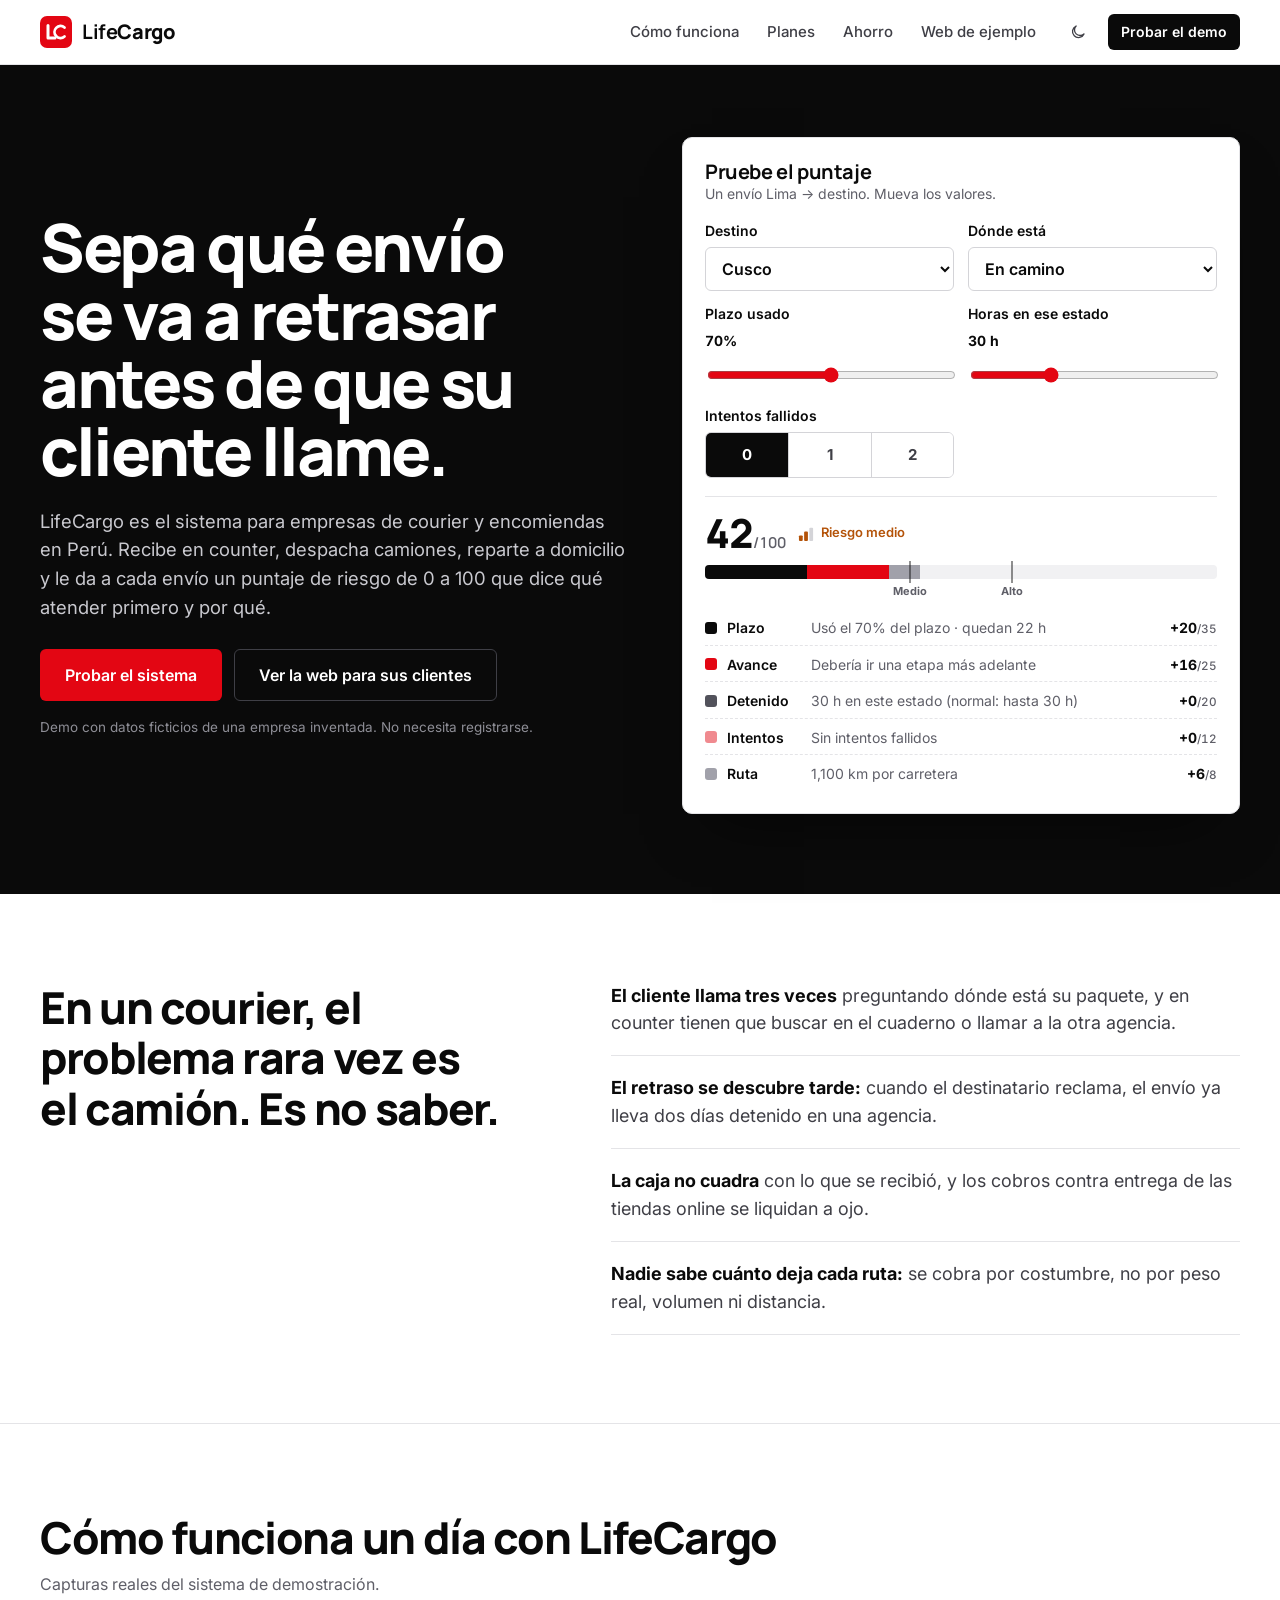
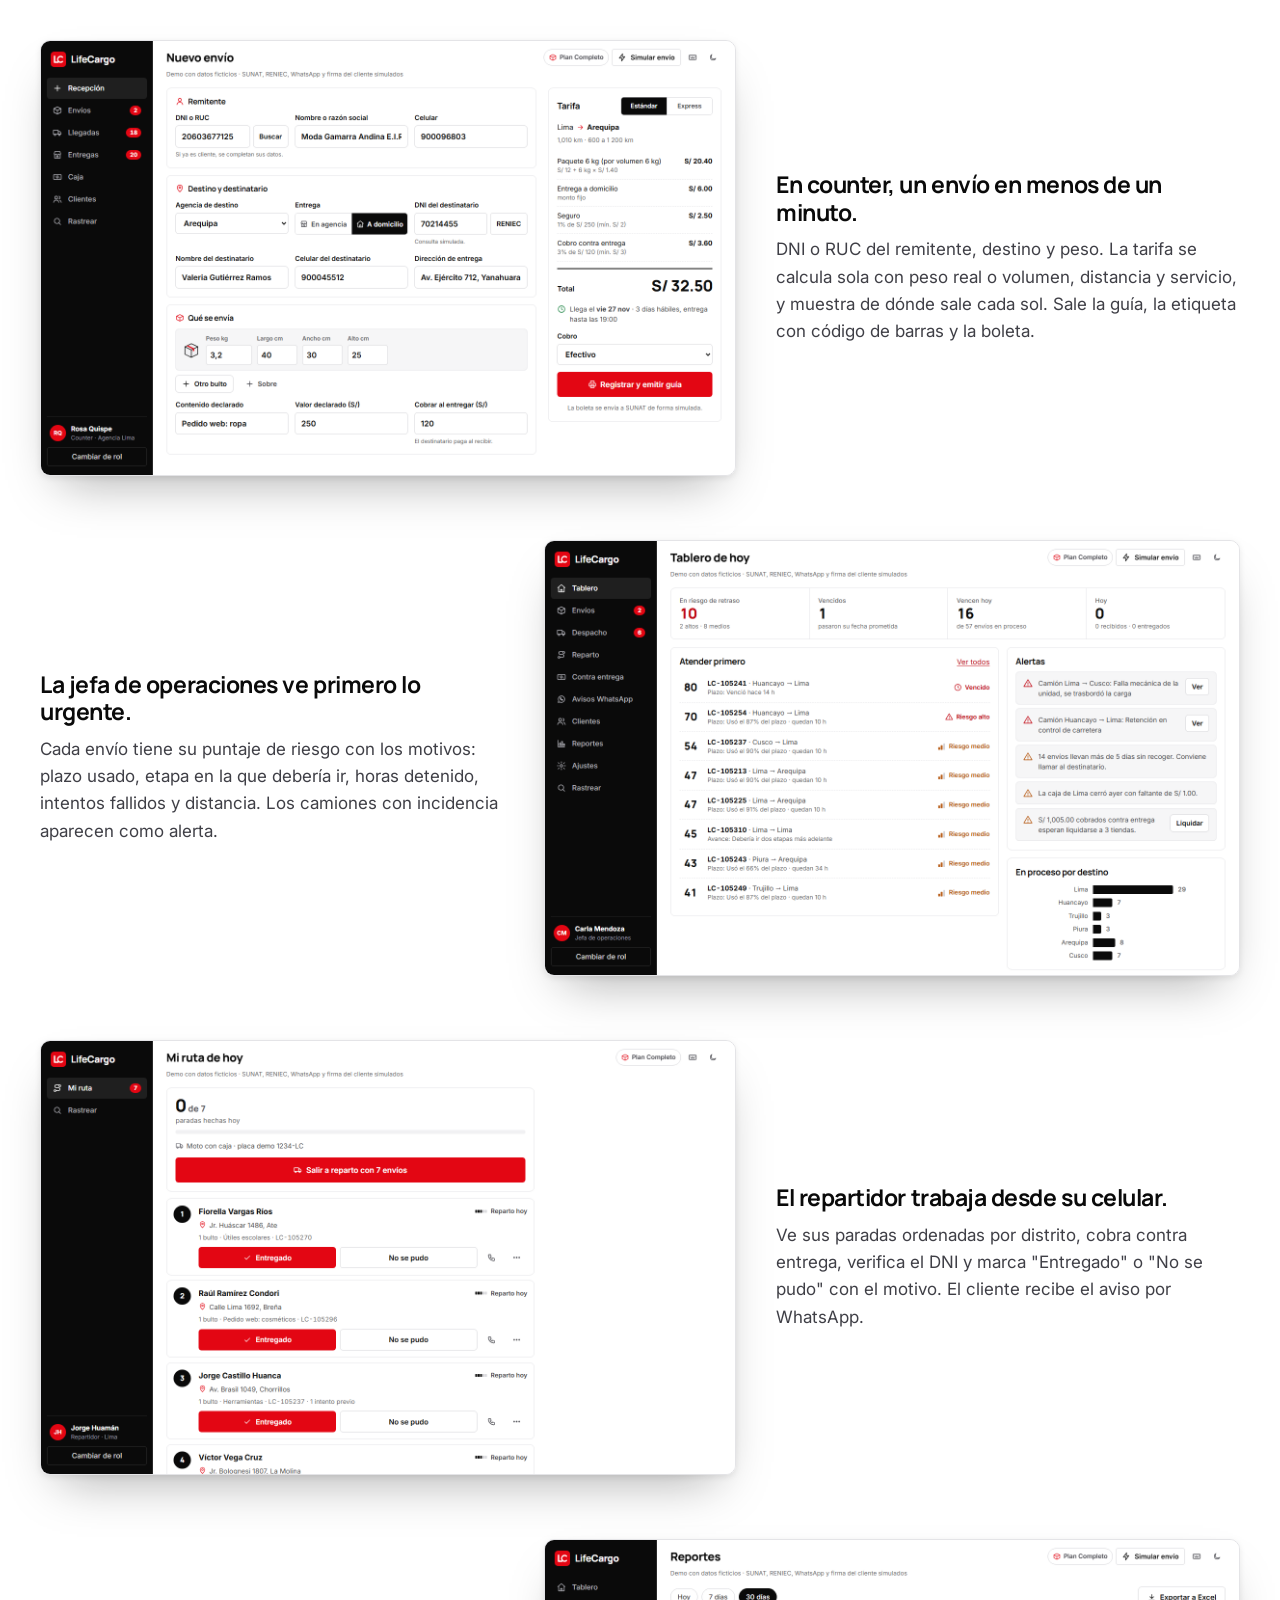
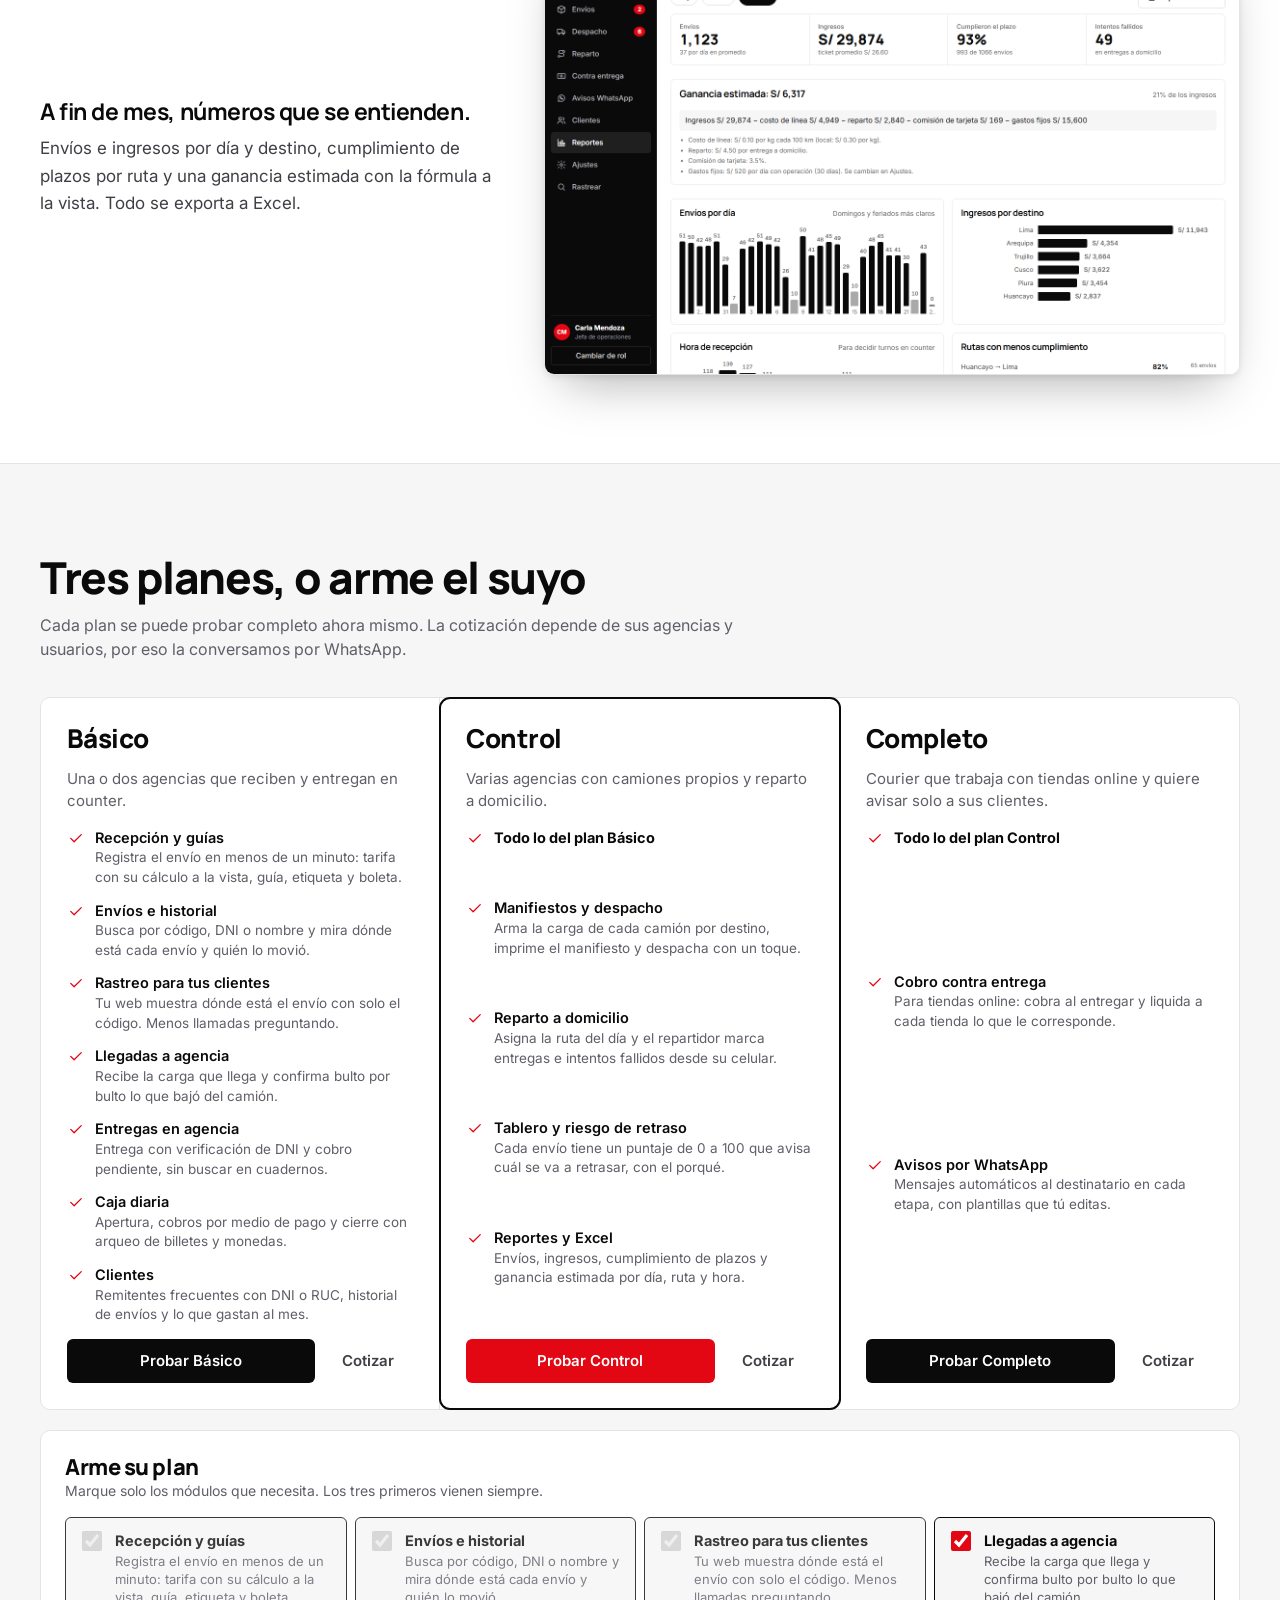
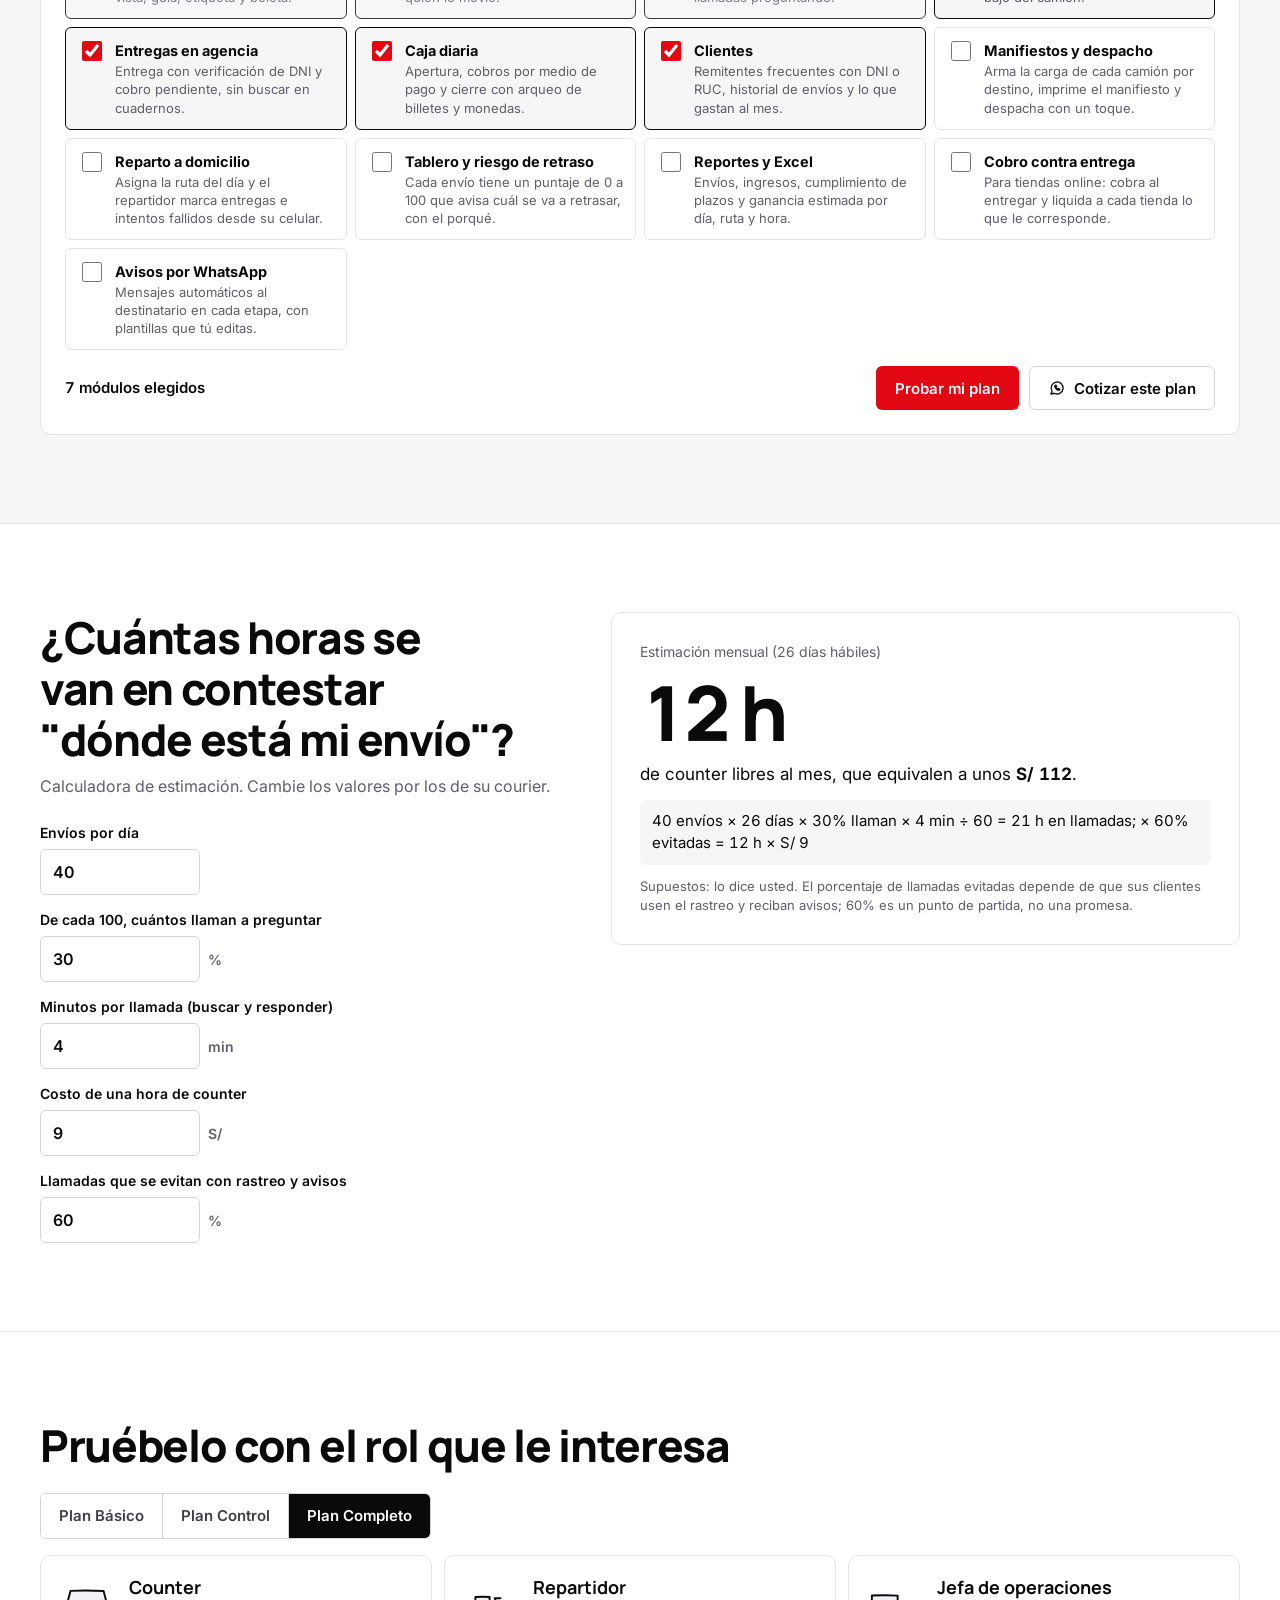
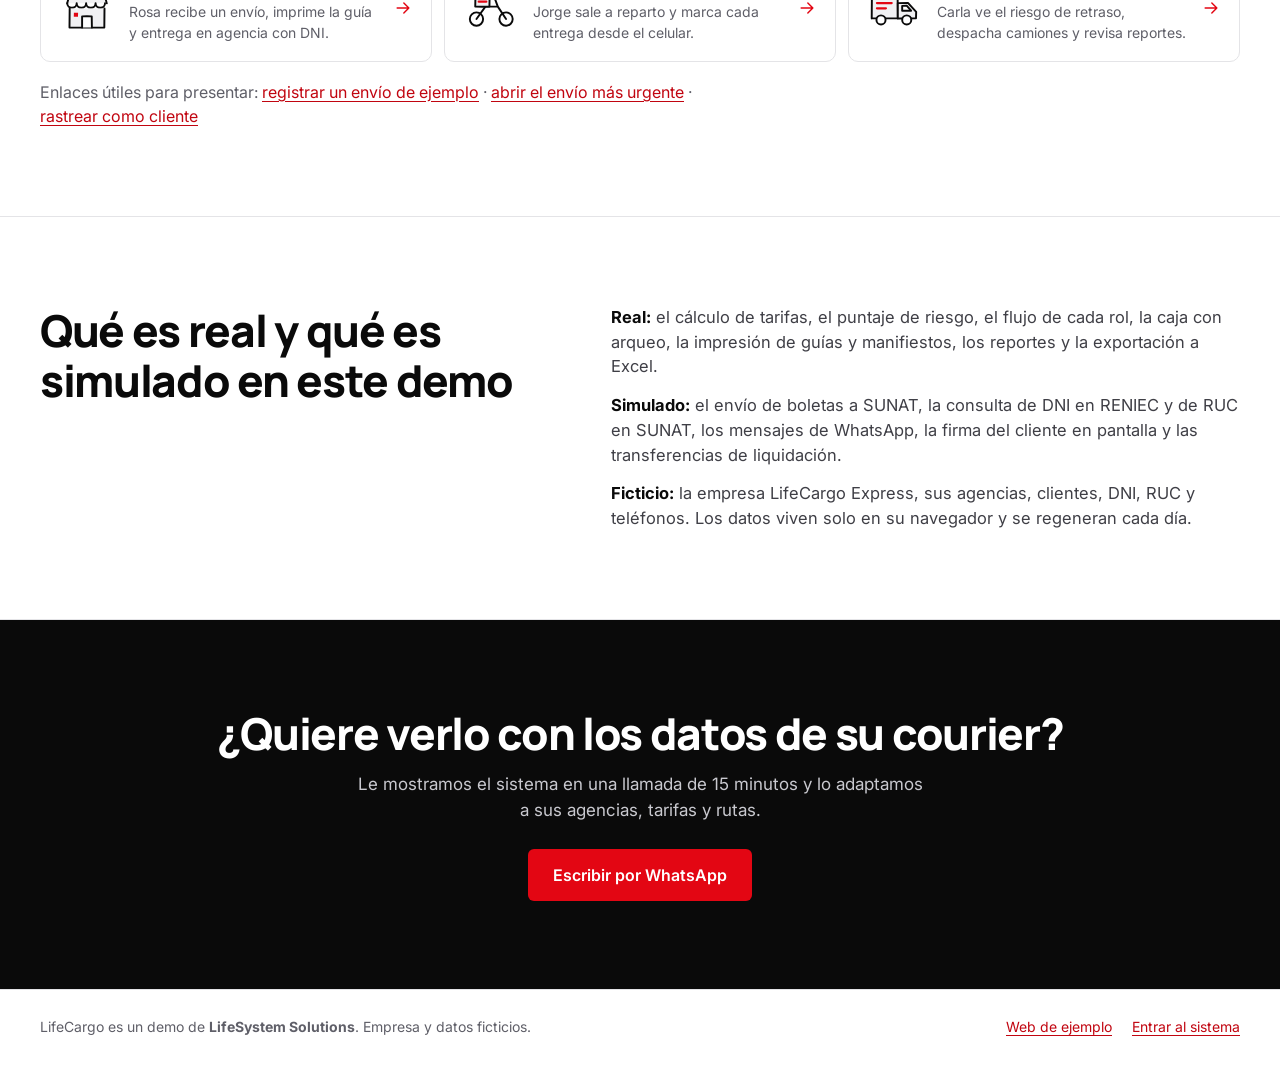
<file: index.html>
<!doctype html>
<html lang="es-PE" data-theme="light">
<head>
  <!-- Google tag (gtag.js) --><script async src="https://www.googletagmanager.com/gtag/js?id=G-7KMKZ8F317"></script><script>window.dataLayer=window.dataLayer||[];function gtag(){dataLayer.push(arguments);}gtag("js",new Date());gtag("config","G-7KMKZ8F317");</script>
  <meta charset="utf-8">
  <meta name="viewport" content="width=device-width, initial-scale=1, viewport-fit=cover">
  <title>LifeCargo · Sistema para courier y encomiendas</title>
  <meta name="description" content="Sistema para empresas de courier en Perú: recepción en counter, despacho, reparto, cobro contra entrega y un puntaje que avisa qué envío se va a retrasar. Demo de LifeSystem Solutions.">
  <meta name="theme-color" content="#0a0a0a">
  <link rel="icon" href="data:image/svg+xml,%3Csvg xmlns='http://www.w3.org/2000/svg' viewBox='0 0 32 32'%3E%3Crect width='32' height='32' rx='7' fill='%23e30613'/%3E%3Cpath d='M8 9.5v12.5h7' stroke='%23fff' stroke-width='3' stroke-linecap='round' fill='none'/%3E%3Cpath d='M24.5 11.5a6 6 0 1 0 0 9' stroke='%23fff' stroke-width='2.8' stroke-linecap='round' fill='none'/%3E%3C/svg%3E">
  <link rel="preconnect" href="https://fonts.googleapis.com">
  <link rel="preconnect" href="https://fonts.gstatic.com" crossorigin>
  <link href="https://fonts.googleapis.com/css2?family=Inter:wght@400;500;600;700&family=Manrope:wght@600;700;800&display=swap" rel="stylesheet">
  <link rel="stylesheet" href="css/base.css?v=5">
  <link rel="stylesheet" href="css/app.css?v=5">
  <link rel="stylesheet" href="css/landing.css?v=5">
  <script>try{document.documentElement.dataset.theme=localStorage.getItem('lifecargo-tema')||'light'}catch(e){}</script>
</head>
<body class="landing">
  <header class="l-top">
    <div class="l-wrap l-top-in">
      <a class="marca" href="index.html" id="l-logo" aria-label="LifeCargo, inicio"></a>
      <nav class="l-nav" aria-label="Secciones">
        <a href="#como">Cómo funciona</a>
        <a href="#planes">Planes</a>
        <a href="#calculadora">Ahorro</a>
        <a href="web.html">Web de ejemplo</a>
      </nav>
      <button type="button" class="btn btn-ghost btn-icon btn-sm" id="btn-tema" aria-label="Cambiar tema"></button>
      <a class="btn btn-dark btn-sm" href="#probar">Probar el demo</a>
    </div>
  </header>

  <main>
    <section class="l-hero">
      <div class="l-wrap l-hero-in">
        <div class="l-hero-t">
          <h1>Sepa qué envío se va a retrasar antes de que su cliente llame.</h1>
          <p class="l-lead">LifeCargo es el sistema para empresas de courier y encomiendas en Perú. Recibe en counter, despacha camiones, reparte a domicilio y le da a cada envío un puntaje de riesgo de 0 a 100 que dice qué atender primero y por qué.</p>
          <div class="fila">
            <a class="btn btn-primary btn-lg" href="app.html?plan=completo&demo=jefe">Probar el sistema</a>
            <a class="btn btn-line btn-lg" href="web.html">Ver la web para sus clientes</a>
          </div>
          <p class="l-nota">Demo con datos ficticios de una empresa inventada. No necesita registrarse.</p>
        </div>
        <div class="l-widget caja" id="widget" aria-label="Simulador del puntaje de riesgo"></div>
      </div>
    </section>

    <section class="l-sec l-dolor">
      <div class="l-wrap l-dos">
        <h2>En un courier, el problema rara vez es el camión. Es no saber.</h2>
        <ul class="l-dolores">
          <li><b>El cliente llama tres veces</b> preguntando dónde está su paquete, y en counter tienen que buscar en el cuaderno o llamar a la otra agencia.</li>
          <li><b>El retraso se descubre tarde:</b> cuando el destinatario reclama, el envío ya lleva dos días detenido en una agencia.</li>
          <li><b>La caja no cuadra</b> con lo que se recibió, y los cobros contra entrega de las tiendas online se liquidan a ojo.</li>
          <li><b>Nadie sabe cuánto deja cada ruta:</b> se cobra por costumbre, no por peso real, volumen ni distancia.</li>
        </ul>
      </div>
    </section>

    <section class="l-sec" id="como">
      <div class="l-wrap">
        <h2 class="l-h2">Cómo funciona un día con LifeCargo</h2>
        <p class="l-sub">Capturas reales del sistema de demostración.</p>
        <div class="l-pasos">
          <figure class="l-paso">
            <img src="img/capturas/recepcion.png" alt="Pantalla de recepción en counter con la tarifa calculada al lado" loading="lazy" width="1440" height="900">
            <figcaption><b>En counter, un envío en menos de un minuto.</b> DNI o RUC del remitente, destino y peso. La tarifa se calcula sola con peso real o volumen, distancia y servicio, y muestra de dónde sale cada sol. Sale la guía, la etiqueta con código de barras y la boleta.</figcaption>
          </figure>
          <figure class="l-paso">
            <img src="img/capturas/tablero.png" alt="Tablero de la jefa de operaciones con los envíos en riesgo y las alertas de carretera" loading="lazy" width="1440" height="900">
            <figcaption><b>La jefa de operaciones ve primero lo urgente.</b> Cada envío tiene su puntaje de riesgo con los motivos: plazo usado, etapa en la que debería ir, horas detenido, intentos fallidos y distancia. Los camiones con incidencia aparecen como alerta.</figcaption>
          </figure>
          <figure class="l-paso">
            <img src="img/capturas/ruta.png" alt="Ruta del día del repartidor con las paradas y botones de entregado o no se pudo" loading="lazy" width="1440" height="900">
            <figcaption><b>El repartidor trabaja desde su celular.</b> Ve sus paradas ordenadas por distrito, cobra contra entrega, verifica el DNI y marca "Entregado" o "No se pudo" con el motivo. El cliente recibe el aviso por WhatsApp.</figcaption>
          </figure>
          <figure class="l-paso">
            <img src="img/capturas/reportes.png" alt="Reportes con envíos por día, ingresos por destino y ganancia estimada con su fórmula" loading="lazy" width="1440" height="900">
            <figcaption><b>A fin de mes, números que se entienden.</b> Envíos e ingresos por día y destino, cumplimiento de plazos por ruta y una ganancia estimada con la fórmula a la vista. Todo se exporta a Excel.</figcaption>
          </figure>
        </div>
      </div>
    </section>

    <section class="l-sec l-planes-sec" id="planes">
      <div class="l-wrap">
        <h2 class="l-h2">Tres planes, o arme el suyo</h2>
        <p class="l-sub">Cada plan se puede probar completo ahora mismo. La cotización depende de sus agencias y usuarios, por eso la conversamos por WhatsApp.</p>
        <div class="l-planes" id="planes-lista"></div>
        <div class="l-arma caja" id="arma"></div>
      </div>
    </section>

    <section class="l-sec" id="calculadora">
      <div class="l-wrap l-dos">
        <div>
          <h2>¿Cuántas horas se van en contestar "dónde está mi envío"?</h2>
          <p class="l-sub">Calculadora de estimación. Cambie los valores por los de su courier.</p>
          <div class="l-calc" id="calc"></div>
        </div>
        <div class="l-calc-res caja" id="calc-res" aria-live="polite"></div>
      </div>
    </section>

    <section class="l-sec l-probar" id="probar">
      <div class="l-wrap">
        <h2 class="l-h2">Pruébelo con el rol que le interesa</h2>
        <div class="l-plan-sel" role="radiogroup" aria-label="Plan para probar" id="plan-sel"></div>
        <div class="l-roles" id="roles"></div>
        <p class="l-sub">Enlaces útiles para presentar: <a href="app.html?demo=counter&plan=completo#/recepcion?sim=1">registrar un envío de ejemplo</a> · <a href="app.html?demo=jefe&plan=completo#/envios?id=primero">abrir el envío más urgente</a> · <a href="web.html#rastrear">rastrear como cliente</a></p>
      </div>
    </section>

    <section class="l-sec l-honesto">
      <div class="l-wrap l-dos">
        <h2>Qué es real y qué es simulado en este demo</h2>
        <ul class="l-lista">
          <li><b>Real:</b> el cálculo de tarifas, el puntaje de riesgo, el flujo de cada rol, la caja con arqueo, la impresión de guías y manifiestos, los reportes y la exportación a Excel.</li>
          <li><b>Simulado:</b> el envío de boletas a SUNAT, la consulta de DNI en RENIEC y de RUC en SUNAT, los mensajes de WhatsApp, la firma del cliente en pantalla y las transferencias de liquidación.</li>
          <li><b>Ficticio:</b> la empresa LifeCargo Express, sus agencias, clientes, DNI, RUC y teléfonos. Los datos viven solo en su navegador y se regeneran cada día.</li>
        </ul>
      </div>
    </section>

    <section class="l-sec l-cierre">
      <div class="l-wrap">
        <h2>¿Quiere verlo con los datos de su courier?</h2>
        <p>Le mostramos el sistema en una llamada de 15 minutos y lo adaptamos a sus agencias, tarifas y rutas.</p>
        <a class="btn btn-primary btn-lg" id="wa-cierre" target="_blank" rel="noopener" href="#">Escribir por WhatsApp</a>
      </div>
    </section>
  </main>

  <footer class="l-pie">
    <div class="l-wrap l-pie-in">
      <span>LifeCargo es un demo de <b>LifeSystem Solutions</b>. Empresa y datos ficticios.</span>
      <a href="web.html">Web de ejemplo</a>
      <a href="app.html">Entrar al sistema</a>
    </div>
  </footer>

  <script src="js/icons.js?v=5"></script>
  <script src="js/motor.js?v=5"></script>
  <script src="js/planes.js?v=5"></script>
  <script src="js/ui.js?v=5"></script>
  <script src="js/landing.js?v=5"></script>
</body>
</html>
</file>
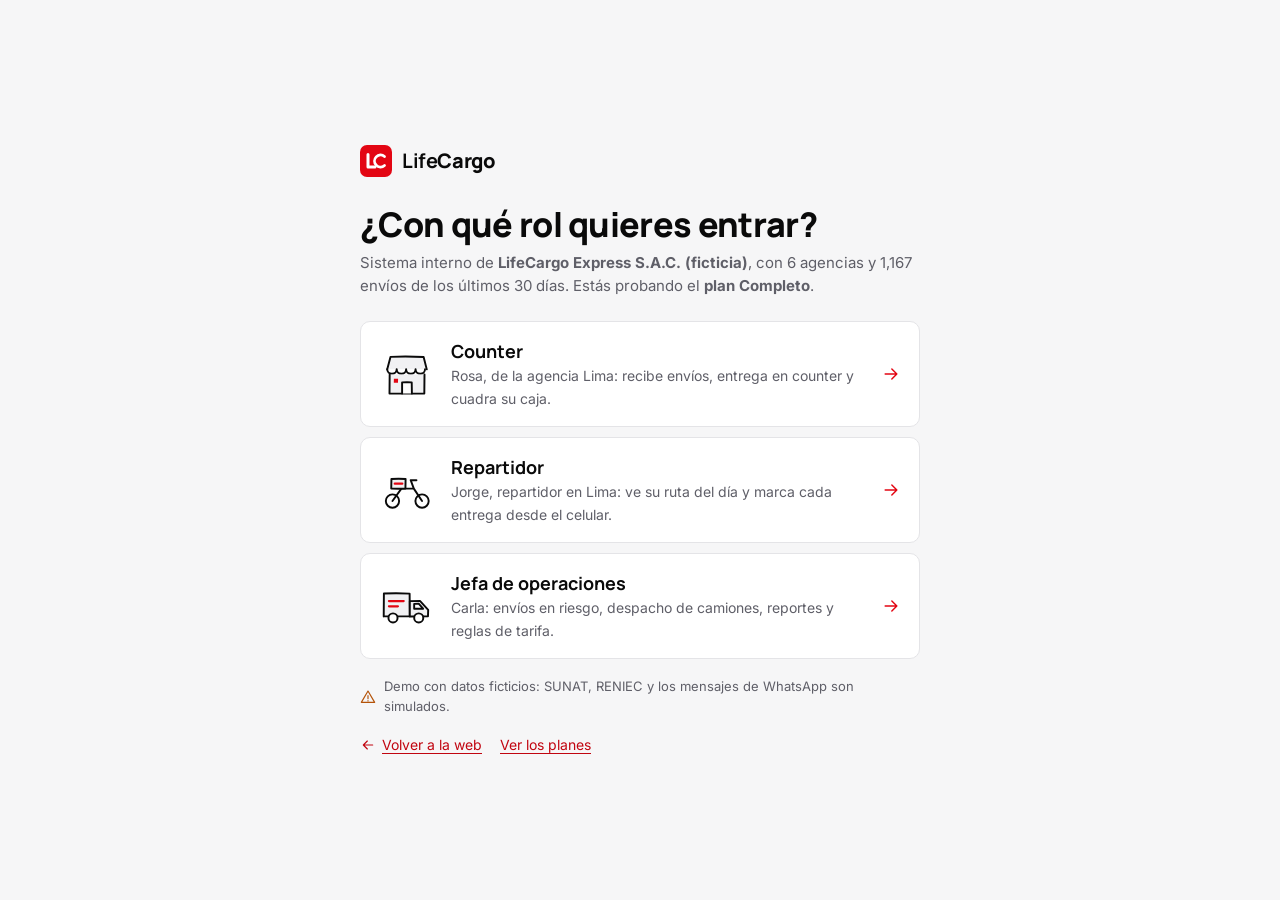
<file: app.html>
<!doctype html>
<html lang="es-PE" data-theme="light">
<head>
  <!-- Google tag (gtag.js) --><script async src="https://www.googletagmanager.com/gtag/js?id=G-7KMKZ8F317"></script><script>window.dataLayer=window.dataLayer||[];function gtag(){dataLayer.push(arguments);}gtag("js",new Date());gtag("config","G-7KMKZ8F317");</script>
  <meta charset="utf-8">
  <meta name="viewport" content="width=device-width, initial-scale=1, viewport-fit=cover">
  <title>LifeCargo · Sistema de envíos</title>
  <meta name="theme-color" content="#0a0a0a">
  <meta name="description" content="Demo del sistema interno de LifeCargo Express: recepción, despacho, reparto, riesgo de retraso y reportes. Datos ficticios.">
  <link rel="icon" href="data:image/svg+xml,%3Csvg xmlns='http://www.w3.org/2000/svg' viewBox='0 0 32 32'%3E%3Crect width='32' height='32' rx='7' fill='%23e30613'/%3E%3Cpath d='M8 9.5v12.5h7' stroke='%23fff' stroke-width='3' stroke-linecap='round' fill='none'/%3E%3Cpath d='M24.5 11.5a6 6 0 1 0 0 9' stroke='%23fff' stroke-width='2.8' stroke-linecap='round' fill='none'/%3E%3C/svg%3E">
  <link rel="preconnect" href="https://fonts.googleapis.com">
  <link rel="preconnect" href="https://fonts.gstatic.com" crossorigin>
  <link href="https://fonts.googleapis.com/css2?family=Inter:wght@400;500;600;700&family=Manrope:wght@600;700;800&display=swap" rel="stylesheet">
  <link rel="stylesheet" href="css/base.css?v=5">
  <link rel="stylesheet" href="css/app.css?v=5">
  <script>try{document.documentElement.dataset.theme=localStorage.getItem('lifecargo-tema')||'light'}catch(e){}</script>
</head>
<body>
  <div id="selector" class="selector" hidden></div>

  <div class="app">
    <aside class="side">
      <a class="marca" id="side-logo" href="web.html" aria-label="LifeCargo, ir a la web de la empresa"></a>
      <nav id="nav" class="nav" aria-label="Secciones"></nav>
      <div class="side-pie">
        <div class="side-user" id="side-user"></div>
        <button type="button" class="side-btn" id="btn-salir">Cambiar de rol</button>
      </div>
    </aside>

    <div class="main" id="main">
      <header class="top">
        <h1 id="titulo">LifeCargo</h1>
        <div class="top-acc">
          <a class="top-plan" id="plan-pill" href="index.html#planes" title="Ver y cambiar de plan"></a>
          <button type="button" class="btn btn-line btn-sm" id="btn-sim" hidden title="Registra un envío de ejemplo en el counter de Lima">
            <svg class="ic" viewBox="0 0 24 24" fill="none" stroke="currentColor" stroke-width="1.75" stroke-linecap="round" stroke-linejoin="round" aria-hidden="true"><path d="M13 2 4 14h7l-1 8 9-12h-7z"/></svg>
            <span>Simular envío</span>
          </button>
          <button type="button" class="btn btn-ghost btn-icon btn-sm hide-m" id="btn-atajos" aria-label="Atajos de teclado">
            <svg class="ic" viewBox="0 0 24 24" fill="none" stroke="currentColor" stroke-width="1.75" stroke-linecap="round" stroke-linejoin="round" aria-hidden="true"><rect x="2" y="6" width="20" height="12" rx="2"/><path d="M6 10h.5M10 10h.5M14 10h.5M18 10h.5M7 14h10"/></svg>
          </button>
          <button type="button" class="btn btn-ghost btn-icon btn-sm" id="btn-tema" aria-label="Cambiar tema"></button>
        </div>
      </header>
      <p class="demo-aviso">Demo con datos ficticios · SUNAT, RENIEC, WhatsApp y firma del cliente simulados</p>
      <main id="vista" class="vista"></main>
    </div>

    <nav id="tabbar" class="tabbar" aria-label="Secciones"></nav>
  </div>

  <!-- Orden de carga: íconos → motor → planes → datos → interfaz → módulos → arranque -->
  <script src="js/icons.js?v=5"></script>
  <script src="js/motor.js?v=5"></script>
  <script src="js/planes.js?v=5"></script>
  <script src="js/seed.js?v=5"></script>
  <script src="js/store.js?v=5"></script>
  <script src="js/ui.js?v=5"></script>
  <script src="js/envios.js?v=5"></script>
  <script src="js/recepcion.js?v=5"></script>
  <script src="js/agencia.js?v=5"></script>
  <script src="js/caja.js?v=5"></script>
  <script src="js/clientes.js?v=5"></script>
  <script src="js/reparto.js?v=5"></script>
  <script src="js/manifiestos.js?v=5"></script>
  <script src="js/tablero.js?v=5"></script>
  <script src="js/reportes.js?v=5"></script>
  <script src="js/extras.js?v=5"></script>
  <script src="js/ajustes.js?v=5"></script>
  <script src="js/app.js?v=5"></script>
</body>
</html>
</file>
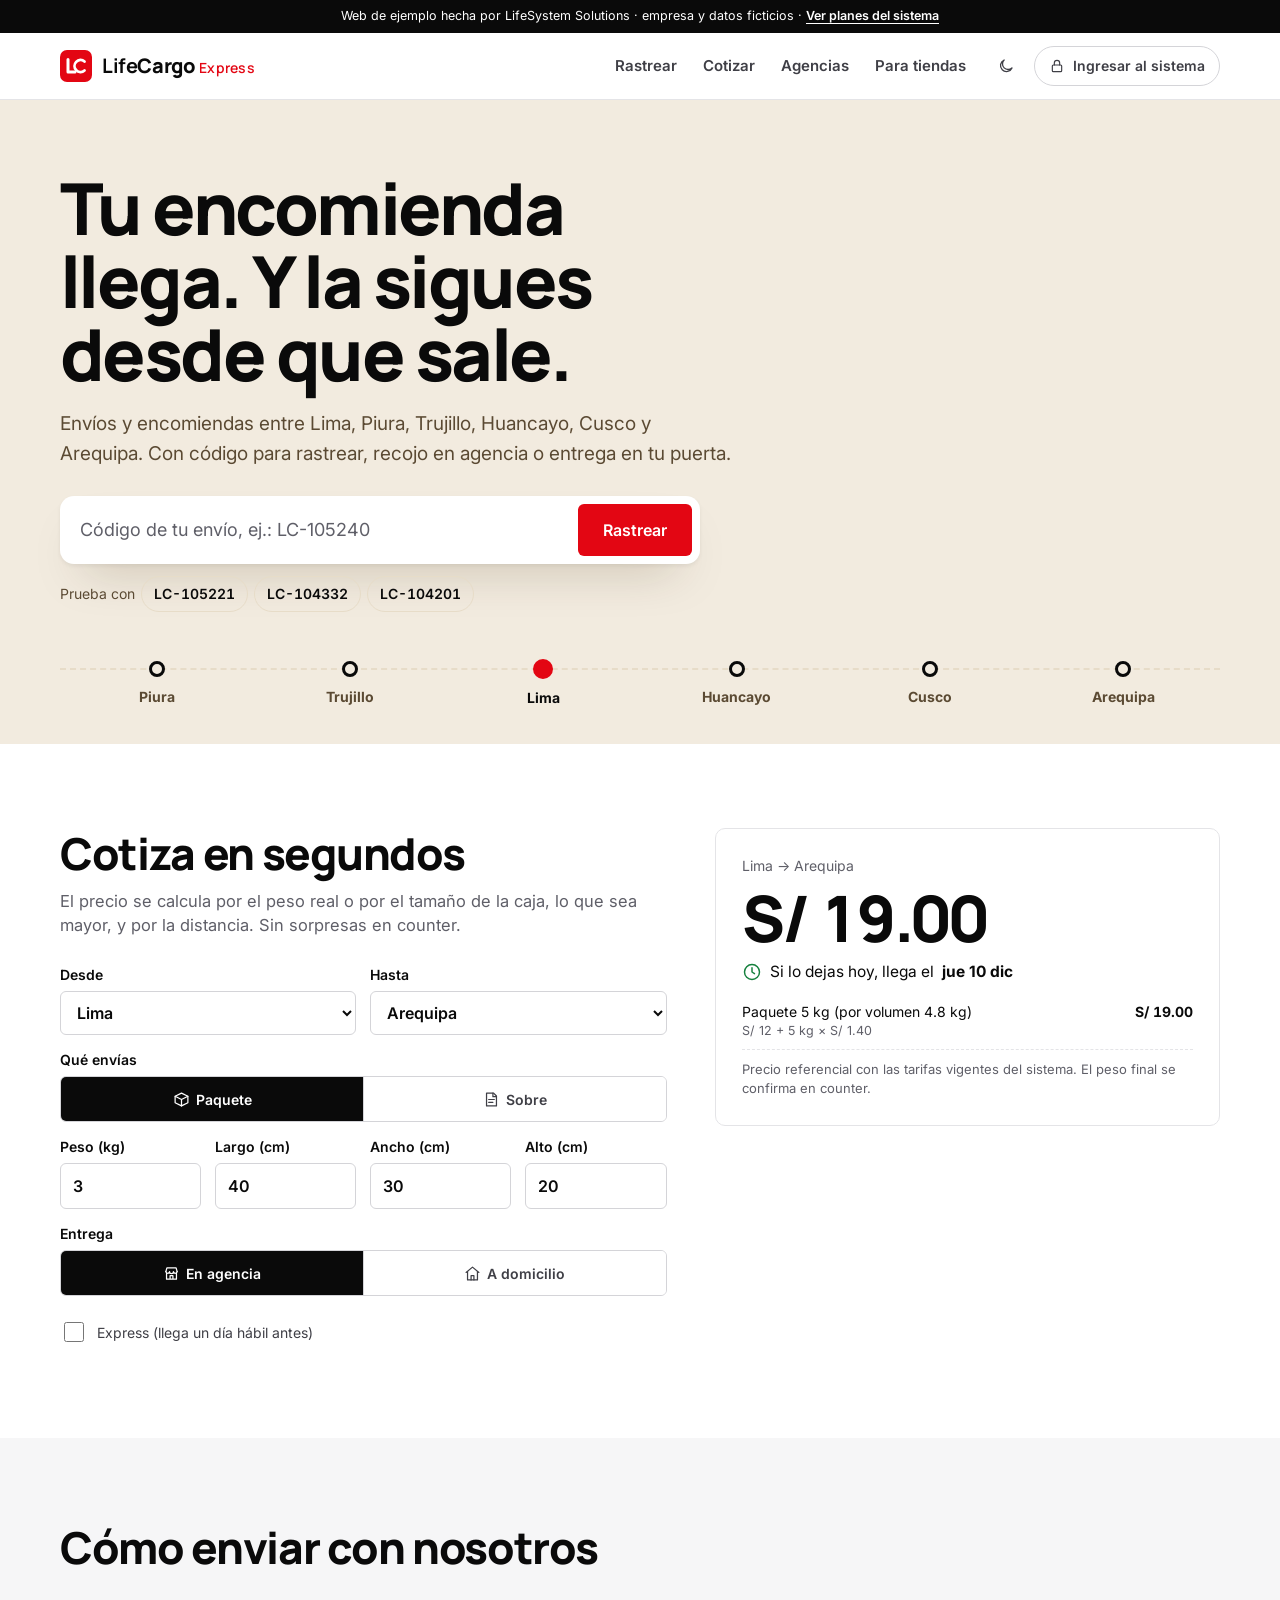
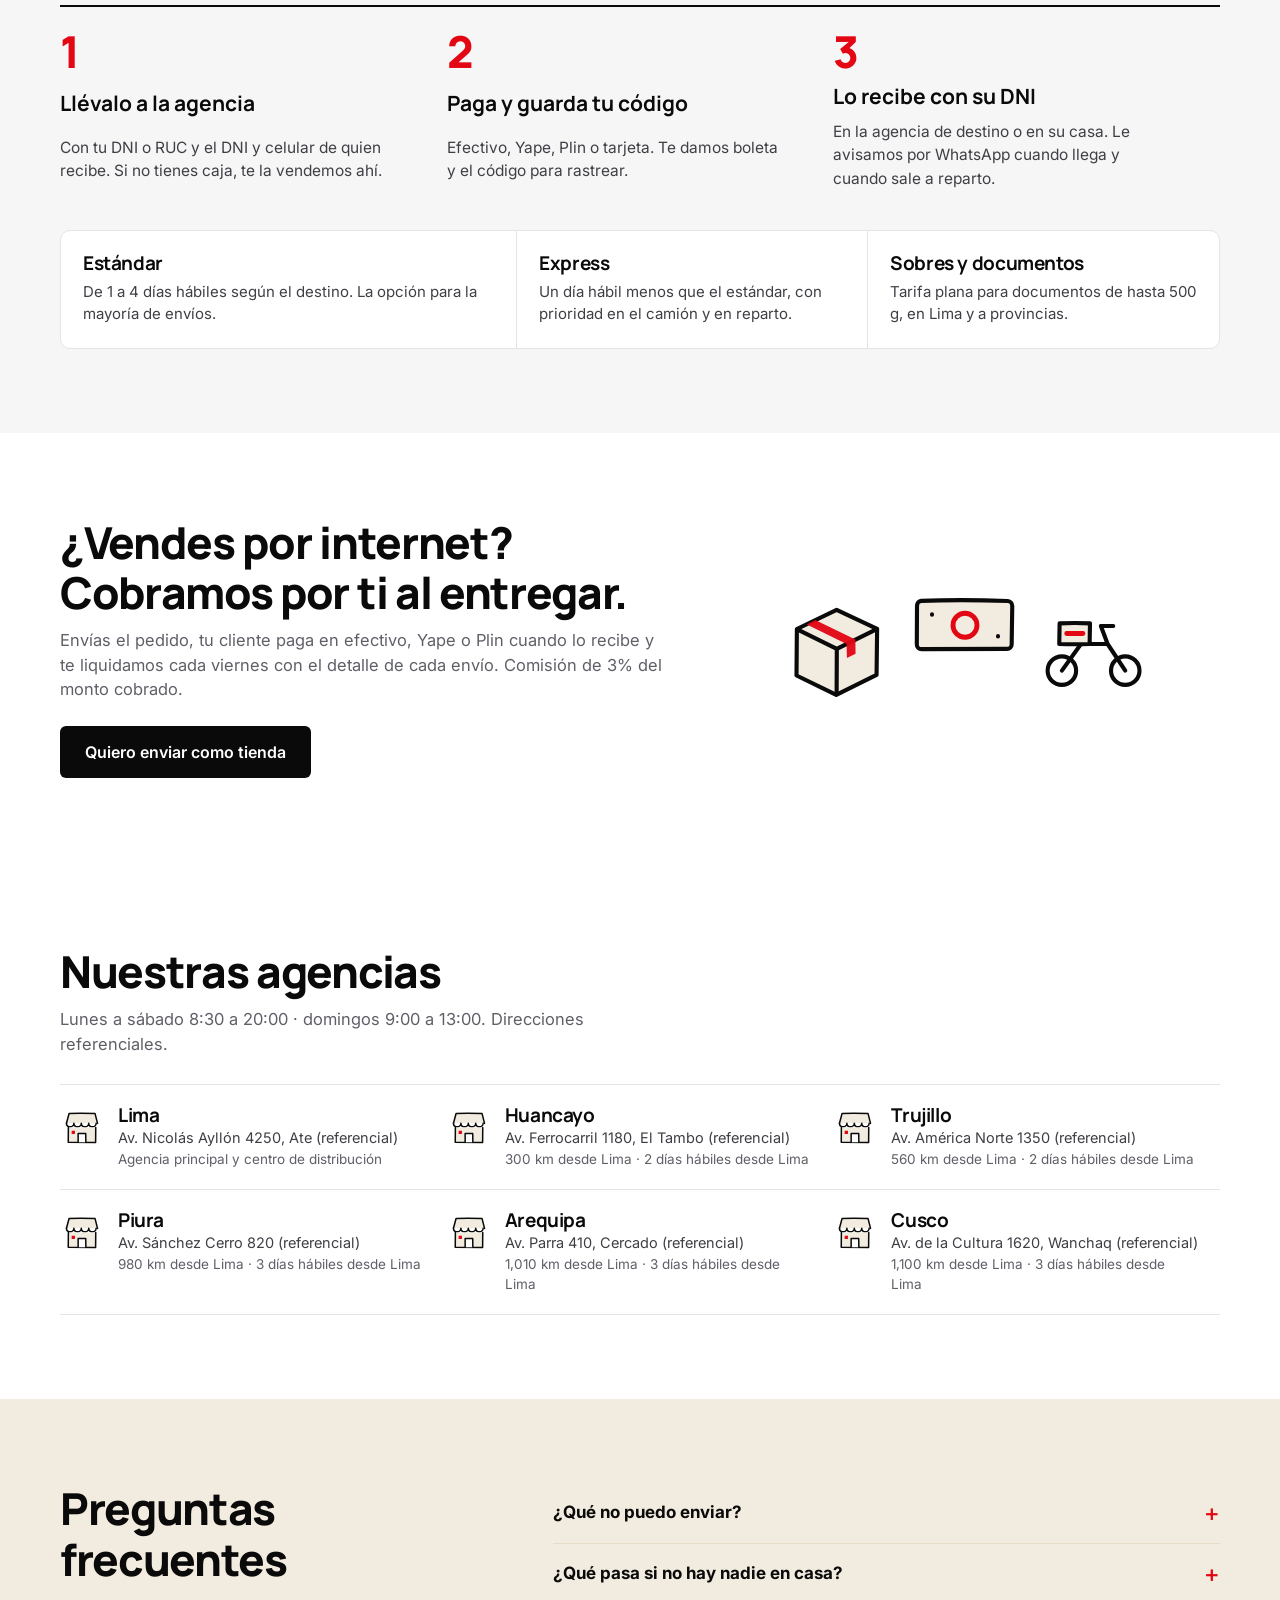
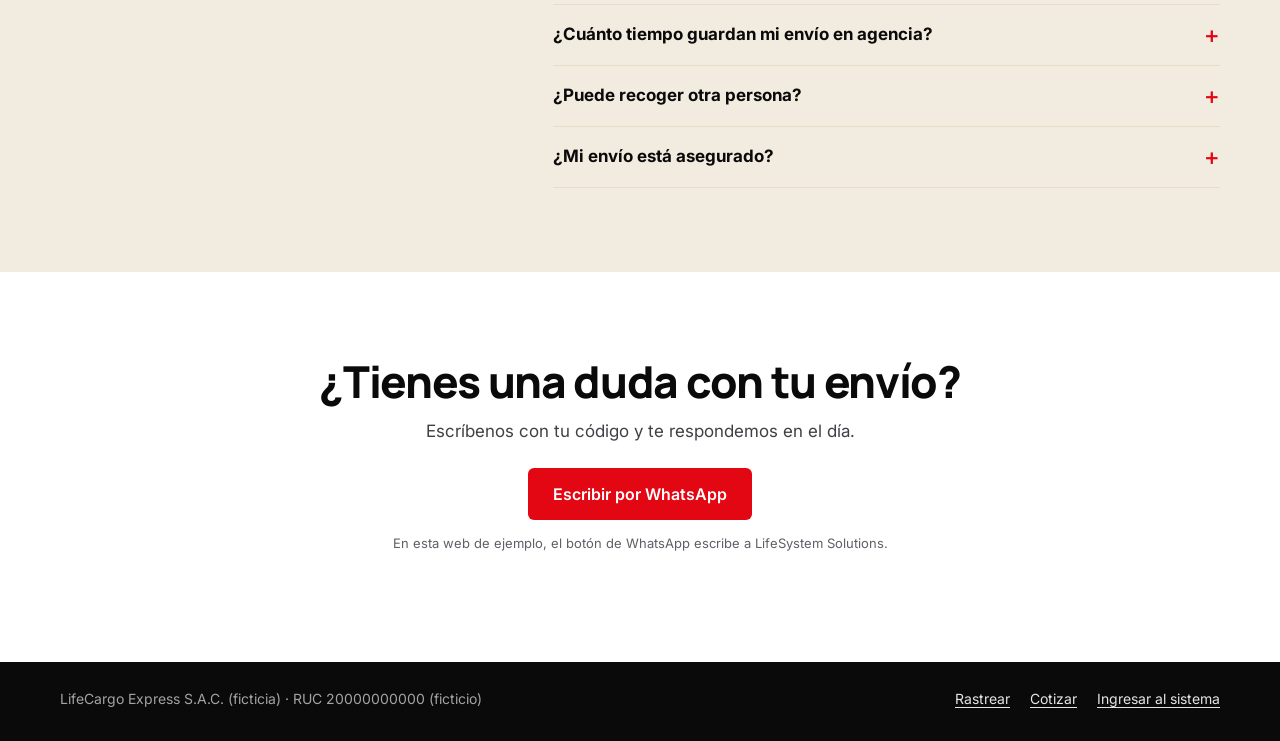
<file: web.html>
<!doctype html>
<html lang="es-PE" data-theme="light">
<head>
  <!-- Google tag (gtag.js) --><script async src="https://www.googletagmanager.com/gtag/js?id=G-7KMKZ8F317"></script><script>window.dataLayer=window.dataLayer||[];function gtag(){dataLayer.push(arguments);}gtag("js",new Date());gtag("config","G-7KMKZ8F317");</script>
  <meta charset="utf-8">
  <meta name="viewport" content="width=device-width, initial-scale=1, viewport-fit=cover">
  <title>LifeCargo Express · Envíos y encomiendas a todo el Perú</title>
  <meta name="description" content="Web de ejemplo de un courier ficticio: rastreo de envíos, cotizador, agencias y envíos contra entrega. Hecha por LifeSystem Solutions.">
  <meta name="theme-color" content="#e30613">
  <link rel="icon" href="data:image/svg+xml,%3Csvg xmlns='http://www.w3.org/2000/svg' viewBox='0 0 32 32'%3E%3Crect width='32' height='32' rx='7' fill='%23e30613'/%3E%3Cpath d='M8 9.5v12.5h7' stroke='%23fff' stroke-width='3' stroke-linecap='round' fill='none'/%3E%3Cpath d='M24.5 11.5a6 6 0 1 0 0 9' stroke='%23fff' stroke-width='2.8' stroke-linecap='round' fill='none'/%3E%3C/svg%3E">
  <link rel="preconnect" href="https://fonts.googleapis.com">
  <link rel="preconnect" href="https://fonts.gstatic.com" crossorigin>
  <link href="https://fonts.googleapis.com/css2?family=Inter:wght@400;500;600;700&family=Manrope:wght@600;700;800&display=swap" rel="stylesheet">
  <link rel="stylesheet" href="css/base.css?v=5">
  <link rel="stylesheet" href="css/app.css?v=5">
  <link rel="stylesheet" href="css/web.css?v=5">
  <script>try{document.documentElement.dataset.theme=localStorage.getItem('lifecargo-tema')||'light'}catch(e){}</script>
</head>
<body class="web">
  <p class="w-demo">Web de ejemplo hecha por LifeSystem Solutions · empresa y datos ficticios · <a href="index.html#planes">Ver planes del sistema</a></p>
  <header class="w-top">
    <div class="w-wrap w-top-in">
      <a class="marca" href="web.html" id="w-logo" aria-label="LifeCargo Express, inicio"></a>
      <nav class="w-nav" aria-label="Secciones">
        <a href="#rastrear">Rastrear</a>
        <a href="#cotizar">Cotizar</a>
        <a href="#agencias">Agencias</a>
        <a href="#tiendas">Para tiendas</a>
      </nav>
      <button type="button" class="btn btn-ghost btn-icon btn-sm" id="btn-tema" aria-label="Cambiar tema"></button>
      <a class="w-ingresar" href="app.html" title="Acceso para el personal de LifeCargo"><span class="w-lock" id="w-lock"></span><span>Ingresar<span class="hide-s"> al sistema</span></span></a>
    </div>
  </header>

  <main>
    <section class="w-hero" id="rastrear">
      <div class="w-wrap">
        <h1>Tu encomienda llega. Y la sigues desde que sale.</h1>
        <p class="w-lead">Envíos y encomiendas entre Lima, Piura, Trujillo, Huancayo, Cusco y Arequipa. Con código para rastrear, recojo en agencia o entrega en tu puerta.</p>
        <form class="w-track" id="f-track">
          <label class="sr-only" for="cod">Código de tu envío</label>
          <input id="cod" name="cod" placeholder="Código de tu envío, ej.: LC-105240" autocomplete="off" inputmode="text">
          <button class="btn btn-primary btn-lg">Rastrear</button>
        </form>
        <p class="w-ej" id="w-ej"></p>
        <div id="track-res" aria-live="polite"></div>
        <div class="w-ruta" id="w-ruta" aria-hidden="true"></div>
      </div>
    </section>

    <section class="w-sec" id="cotizar">
      <div class="w-wrap w-cot">
        <div>
          <h2>Cotiza en segundos</h2>
          <p class="w-sub">El precio se calcula por el peso real o por el tamaño de la caja, lo que sea mayor, y por la distancia. Sin sorpresas en counter.</p>
          <form class="w-cot-f" id="f-cot"></form>
        </div>
        <div class="w-cot-res caja" id="cot-res" aria-live="polite"></div>
      </div>
    </section>

    <section class="w-sec w-serv">
      <div class="w-wrap">
        <h2>Cómo enviar con nosotros</h2>
        <ol class="w-pasos">
          <li><b>Llévalo a la agencia</b><span>Con tu DNI o RUC y el DNI y celular de quien recibe. Si no tienes caja, te la vendemos ahí.</span></li>
          <li><b>Paga y guarda tu código</b><span>Efectivo, Yape, Plin o tarjeta. Te damos boleta y el código para rastrear.</span></li>
          <li><b>Lo recibe con su DNI</b><span>En la agencia de destino o en su casa. Le avisamos por WhatsApp cuando llega y cuando sale a reparto.</span></li>
        </ol>
        <div class="w-servs">
          <div><h3>Estándar</h3><p>De 1 a 4 días hábiles según el destino. La opción para la mayoría de envíos.</p></div>
          <div><h3>Express</h3><p>Un día hábil menos que el estándar, con prioridad en el camión y en reparto.</p></div>
          <div><h3>Sobres y documentos</h3><p>Tarifa plana para documentos de hasta 500 g, en Lima y a provincias.</p></div>
        </div>
      </div>
    </section>

    <section class="w-sec" id="tiendas">
      <div class="w-wrap w-tienda">
        <div>
          <h2>¿Vendes por internet? Cobramos por ti al entregar.</h2>
          <p class="w-sub">Envías el pedido, tu cliente paga en efectivo, Yape o Plin cuando lo recibe y te liquidamos cada viernes con el detalle de cada envío. Comisión de 3% del monto cobrado.</p>
          <a class="btn btn-dark btn-lg" id="wa-tienda" target="_blank" rel="noopener" href="#">Quiero enviar como tienda</a>
        </div>
        <div class="w-tienda-ill" id="w-tienda-ill" aria-hidden="true"></div>
      </div>
    </section>

    <section class="w-sec" id="agencias">
      <div class="w-wrap">
        <h2>Nuestras agencias</h2>
        <p class="w-sub" id="w-horario"></p>
        <div class="w-ags" id="w-ags"></div>
      </div>
    </section>

    <section class="w-sec w-faq">
      <div class="w-wrap w-dos">
        <h2>Preguntas frecuentes</h2>
        <div>
          <details><summary>¿Qué no puedo enviar?</summary><p>Dinero en efectivo, joyas sin declarar, armas, explosivos, productos inflamables, animales vivos y medicamentos controlados.</p></details>
          <details><summary>¿Qué pasa si no hay nadie en casa?</summary><p>El repartidor registra el intento y lo vuelve a programar para el siguiente día hábil. Al segundo intento fallido, el envío queda listo para recoger en la agencia.</p></details>
          <details><summary>¿Cuánto tiempo guardan mi envío en agencia?</summary><p>Hasta 15 días calendario. Desde el día 6 te llamamos para recordarte.</p></details>
          <details><summary>¿Puede recoger otra persona?</summary><p>Sí, con su DNI y una carta poder simple firmada por el destinatario.</p></details>
          <details><summary>¿Mi envío está asegurado?</summary><p>Si declaras su valor, el seguro cuesta 1% de ese valor (mínimo S/ 2) y cubre pérdida o daño.</p></details>
        </div>
      </div>
    </section>

    <section class="w-sec w-contacto">
      <div class="w-wrap">
        <h2>¿Tienes una duda con tu envío?</h2>
        <p>Escríbenos con tu código y te respondemos en el día.</p>
        <a class="btn btn-primary btn-lg" id="wa-contacto" target="_blank" rel="noopener" href="#">Escribir por WhatsApp</a>
        <p class="w-nota">En esta web de ejemplo, el botón de WhatsApp escribe a LifeSystem Solutions.</p>
      </div>
    </section>
  </main>

  <footer class="w-pie">
    <div class="w-wrap w-pie-in">
      <span id="w-razon"></span>
      <a href="#rastrear">Rastrear</a>
      <a href="#cotizar">Cotizar</a>
      <a href="app.html">Ingresar al sistema</a>
    </div>
  </footer>

  <script src="js/icons.js?v=5"></script>
  <script src="js/motor.js?v=5"></script>
  <script src="js/planes.js?v=5"></script>
  <script src="js/seed.js?v=5"></script>
  <script src="js/store.js?v=5"></script>
  <script src="js/ui.js?v=5"></script>
  <script src="js/clientes.js?v=5"></script>
  <script src="js/web.js?v=5"></script>
</body>
</html>
</file>
<file: css/base.css>
/* LifeCargo — tokens y base compartida (landing + app) */
:root {
  --bg: #ffffff;
  --bg-2: #f6f6f7;
  --surface: #f1f1f3;
  --surface-h: #e9e9ec;
  --line: #e4e4e7;
  --line-2: #d4d4d8;
  --ink: #0a0a0a;
  --ink-2: #3f3f46;
  --ink-3: #5f5f68;
  --ink-4: #a1a1aa;

  --brand: #e30613;
  --brand-h: #c10510;
  --brand-soft: #fdecee;
  --brand-ink: #c10510;

  --ok: #15803d;
  --ok-soft: #e7f4eb;
  --warn: #b45309;
  --warn-soft: #fdf2e2;
  --bad: #c10510;
  --bad-soft: #fdecee;
  --info: #1d4ed8;
  --info-soft: #e8eefc;

  --p1: #e30613;
  --p2: #d9480f;
  --p3: #1d4ed8;
  --p4: #71717a;

  /* segmentos del medidor de urgencia */
  --f-impacto: #0a0a0a;
  --f-bloqueo: #e30613;
  --f-area: #52525b;
  --f-riesgo: #f08a8f;
  --f-contexto: #a1a1aa;

  --side: #0a0a0a;
  --side-ink: #d9d9d9;

  --radius: 10px;
  --radius-s: 6px;
  --shadow: 0 1px 2px rgba(10, 10, 10, .06), 0 8px 24px -12px rgba(10, 10, 10, .18);
  --shadow-l: 0 2px 6px rgba(10, 10, 10, .08), 0 24px 48px -20px rgba(10, 10, 10, .35);
  --ease: cubic-bezier(.23, 1, .32, 1);

  --f-sans: "Inter", system-ui, -apple-system, "Segoe UI", Roboto, sans-serif;
  --f-display: "Manrope", "Inter", system-ui, sans-serif;

  color-scheme: light;
}

:root[data-theme="dark"] {
  --bg: #0a0a0a;
  --bg-2: #121212;
  --surface: #1a1a1a;
  --surface-h: #222222;
  --line: #262626;
  --line-2: #333333;
  --ink: #ffffff;
  --ink-2: #d9d9d9;
  --ink-3: #a3a3a3;
  --ink-4: #6b6b6b;

  --brand: #e30613;
  --brand-h: #ff1a24;
  --brand-soft: #2a0a0c;
  --brand-ink: #ff5a62;

  --ok: #4ade80;
  --ok-soft: #0f2a18;
  --warn: #fbbf24;
  --warn-soft: #2b2008;
  --bad: #ff5a62;
  --bad-soft: #2a0a0c;
  --info: #7aa2ff;
  --info-soft: #101a33;

  --p1: #ff3b45;
  --p2: #fb8a3c;
  --p3: #7aa2ff;
  --p4: #a1a1aa;

  --f-impacto: #ffffff;
  --f-bloqueo: #ff3b45;
  --f-area: #8a8a93;
  --f-riesgo: #8e2a30;
  --f-contexto: #4a4a52;

  --side: #000000;
  --shadow: 0 1px 2px rgba(0, 0, 0, .5), 0 8px 24px -12px rgba(0, 0, 0, .8);
  --shadow-l: 0 2px 6px rgba(0, 0, 0, .5), 0 24px 48px -20px rgba(0, 0, 0, .9);
  color-scheme: dark;
}

*, *::before, *::after { box-sizing: border-box; }
[hidden] { display: none !important; }
html { -webkit-text-size-adjust: 100%; text-size-adjust: 100%; }
body {
  margin: 0;
  font-family: var(--f-sans);
  font-size: 15px;
  line-height: 1.5;
  color: var(--ink-2);
  background: var(--bg);
  -webkit-font-smoothing: antialiased;
  -webkit-tap-highlight-color: transparent;
}
h1, h2, h3, h4 { font-family: var(--f-display); color: var(--ink); margin: 0; line-height: 1.15; letter-spacing: -0.02em; text-wrap: balance; }
p { margin: 0; }
a { color: var(--brand-ink); text-underline-offset: 3px; }
img, svg { display: block; max-width: 100%; }
button, input, select, textarea { font: inherit; color: inherit; }
button { cursor: pointer; }
::selection { background: var(--brand); color: #fff; }
input, textarea { caret-color: var(--brand); }
.num, table, .tabular { font-variant-numeric: tabular-nums; }

:focus-visible { outline: 2px solid var(--brand); outline-offset: 2px; border-radius: 4px; }

* { scrollbar-width: thin; scrollbar-color: var(--line-2) transparent; }
::-webkit-scrollbar { width: 10px; height: 10px; }
::-webkit-scrollbar-thumb { background: var(--line-2); border-radius: 10px; border: 3px solid var(--bg); }
::-webkit-scrollbar-track { background: transparent; }

.sr-only { position: absolute; width: 1px; height: 1px; padding: 0; margin: -1px; overflow: hidden; clip: rect(0 0 0 0); white-space: nowrap; border: 0; }

/* Botones */
.btn {
  display: inline-flex; align-items: center; justify-content: center; gap: 8px;
  min-height: 44px; padding: 0 18px;
  border-radius: var(--radius-s); border: 1px solid transparent;
  font-weight: 600; font-size: 15px; line-height: 1; white-space: nowrap;
  text-decoration: none; user-select: none;
  transition: background .15s, border-color .15s, color .15s, transform .12s var(--ease);
}
.btn:active { transform: scale(.97); }
.btn svg { width: 18px; height: 18px; flex: none; }
.btn-primary { background: var(--brand); color: #fff; }
.btn-primary:hover { background: var(--brand-h); }
.btn-dark { background: var(--ink); color: var(--bg); }
.btn-dark:hover { background: var(--ink-2); }
.btn-line { background: var(--bg); border-color: var(--line-2); color: var(--ink); }
.btn-line:hover { background: var(--surface); }
.btn-ghost { background: transparent; color: var(--ink-2); }
.btn-ghost:hover { background: var(--surface); color: var(--ink); }
.btn-ok { background: var(--ok); color: #fff; }
:root[data-theme="dark"] .btn-ok { color: #04130a; }
.btn-sm { min-height: 36px; padding: 0 12px; font-size: 14px; }
.btn-lg { min-height: 52px; padding: 0 24px; font-size: 16px; }
.btn[disabled] { opacity: .45; cursor: not-allowed; transform: none; }
.btn-icon { width: 44px; padding: 0; }
.btn-icon.btn-sm { width: 36px; }

@media (prefers-reduced-motion: reduce) {
  *, *::before, *::after { animation-duration: .01ms !important; animation-iteration-count: 1 !important; transition-duration: .01ms !important; scroll-behavior: auto !important; }
}
</file>
<file: css/app.css>
/* LifeCargo — sistema */
.ic { width: 20px; height: 20px; flex: none; }
.ill { color: var(--ink); flex: none; }

/* ===== Estructura ===== */
.app { display: grid; grid-template-columns: 232px 1fr; min-height: 100vh; min-height: 100dvh; }
.en-selector .app { display: none; }
.side {
  position: sticky; top: 0; height: 100vh; height: 100dvh;
  background: var(--side); color: var(--side-ink);
  display: flex; flex-direction: column; padding: 18px 12px; gap: 18px;
}
.marca { display: flex; align-items: center; gap: 10px; text-decoration: none; padding: 4px 8px; }
.logo { width: 32px; height: 32px; flex: none; }
.logo-t { font-family: var(--f-display); font-weight: 700; font-size: 20px; color: #fff; letter-spacing: -0.02em; }
.logo-t b { font-weight: 800; }
.nav { display: flex; flex-direction: column; gap: 2px; flex: 1; overflow: auto; }
.nav a {
  display: flex; align-items: center; gap: 12px; min-height: 44px; padding: 0 12px;
  color: #b4b4bb; text-decoration: none; border-radius: var(--radius-s); font-weight: 500; position: relative;
  transition: background .15s, color .15s;
}
.nav a:hover { background: #1a1a1a; color: #fff; }
.nav a.on { background: #1f1f1f; color: #fff; }
.nav a.on::before { content: ""; position: absolute; left: -12px; top: 10px; bottom: 10px; width: 3px; border-radius: 0 3px 3px 0; background: var(--brand); }
.nav a em { margin-left: auto; font-style: normal; font-size: 12px; font-weight: 700; background: var(--brand); color: #fff; border-radius: 99px; padding: 1px 8px; }
.side-pie { border-top: 1px solid #262626; padding-top: 14px; display: grid; gap: 10px; }
.side-user { display: flex; align-items: center; gap: 10px; padding: 0 6px; }
.side-user b { display: block; color: #fff; font-size: 14px; }
.side-user div span { display: block; font-size: 12px; color: #9a9aa3; }
.side-btn { background: none; border: 1px solid #333; color: #d9d9d9; min-height: 40px; border-radius: var(--radius-s); font-weight: 500; }
.side-btn:hover { background: #1a1a1a; }
.avatar { width: 34px; height: 34px; border-radius: 50%; display: inline-grid; place-items: center; background: var(--brand); color: #fff; font-size: 12px; font-weight: 700; flex: none; letter-spacing: .02em; }
.avatar.gris { background: var(--surface); color: var(--ink-2); }

.main { min-width: 0; display: flex; flex-direction: column; }
.top { display: flex; align-items: center; gap: 12px; padding: 16px 28px 8px; position: sticky; top: 0; z-index: 5; background: color-mix(in srgb, var(--bg) 92%, transparent); backdrop-filter: blur(8px); }
.top h1 { font-size: 24px; font-weight: 800; flex: 1; min-width: 0; overflow: hidden; text-overflow: ellipsis; white-space: nowrap; }
.top-acc { display: flex; align-items: center; gap: 6px; }
.demo-aviso { margin: 0 28px; font-size: 12.5px; color: var(--ink-3); }
.vista { padding: 18px 28px 48px; max-width: 1320px; width: 100%; }
.tabbar { display: none; }

/* ===== Selector de rol ===== */
.selector { min-height: 100vh; min-height: 100dvh; display: grid; place-items: center; padding: 32px 20px; background: var(--bg-2); }
.sel-box { width: min(560px, 100%); }
.sel-box .marca { padding: 0; margin-bottom: 28px; }
.sel-box .logo-t { color: var(--ink); }
.sel-box h1 { font-size: clamp(26px, 4vw, 34px); font-weight: 800; }
.sel-sub { margin: 8px 0 24px; color: var(--ink-3); }
.roles { display: grid; gap: 10px; }
.rol { display: flex; align-items: center; gap: 16px; text-align: left; padding: 16px 18px; background: var(--bg); border: 1px solid var(--line); border-radius: var(--radius); transition: border-color .15s, box-shadow .2s, transform .15s var(--ease); }
.rol:hover { border-color: var(--ink); box-shadow: var(--shadow); }
.rol:active { transform: scale(.99); }
.rol > span { flex: 1; }
.rol b { display: block; font-family: var(--f-display); font-size: 18px; color: var(--ink); }
.rol span span { color: var(--ink-3); font-size: 14px; }
.rol > .ic { color: var(--brand); }
.sel-nota { display: flex; gap: 8px; align-items: center; margin-top: 18px; font-size: 13px; color: var(--ink-3); }
.sel-nota .ic { width: 16px; height: 16px; color: var(--warn); }

/* ===== Piezas comunes ===== */
.fila { display: flex; gap: 12px; align-items: center; flex-wrap: wrap; }
.entre { justify-content: space-between; }
.sec { margin-top: 28px; }
.sec > h2, .sec-h h2 { font-size: 18px; font-weight: 700; }
.sec-h { display: flex; align-items: baseline; justify-content: space-between; gap: 12px; margin-bottom: 12px; flex-wrap: wrap; }
.sec-h p, .muted { color: var(--ink-3); font-size: 14px; }
.caja { background: var(--bg); border: 1px solid var(--line); border-radius: var(--radius); }
.caja-p { padding: 18px; }
.chip { display: inline-flex; align-items: center; gap: 6px; min-height: 36px; padding: 0 14px; border-radius: 99px; border: 1px solid var(--line-2); background: var(--bg); color: var(--ink-2); font-weight: 500; font-size: 14px; white-space: nowrap; }
.chip:hover { border-color: var(--ink-3); color: var(--ink); }
.chip.on { background: var(--ink); color: var(--bg); border-color: var(--ink); }
.chip .ic { width: 16px; height: 16px; }
.chips { display: flex; gap: 8px; overflow-x: auto; padding-bottom: 2px; scrollbar-width: none; }
.chips::-webkit-scrollbar { display: none; }
.tag { display: inline-flex; align-items: center; gap: 4px; font-size: 12px; font-weight: 600; padding: 2px 8px; border-radius: 4px; background: var(--surface); color: var(--ink-2); white-space: nowrap; }
.tag-red { background: var(--brand-soft); color: var(--brand-ink); }
.tag .ic { width: 13px; height: 13px; }

.buscar { position: relative; flex: 1; min-width: 200px; max-width: 420px; }
.buscar .ic { position: absolute; left: 12px; top: 50%; transform: translateY(-50%); color: var(--ink-3); width: 18px; height: 18px; pointer-events: none; }
label.buscar input { padding-left: 40px; padding-right: 40px; }
.buscar kbd { position: absolute; right: 10px; top: 50%; transform: translateY(-50%); }
kbd { font: 600 12px/1 var(--f-sans); padding: 4px 7px; border-radius: 4px; border: 1px solid var(--line-2); border-bottom-width: 2px; background: var(--bg-2); color: var(--ink-2); }

input[type=text], input[type=search], input[type=number], input[type=tel], input[type=date], input:not([type]), select, textarea {
  width: 100%; min-height: 44px; padding: 10px 12px; font-size: 16px;
  background: var(--bg); color: var(--ink); border: 1px solid var(--line-2); border-radius: var(--radius-s);
  transition: border-color .15s, box-shadow .15s;
}
textarea { min-height: 96px; resize: vertical; line-height: 1.45; }
input:focus, select:focus, textarea:focus { outline: none; border-color: var(--ink); box-shadow: 0 0 0 3px color-mix(in srgb, var(--brand) 20%, transparent); }
::placeholder { color: var(--ink-3); opacity: 1; }
label.campo { display: grid; gap: 6px; font-size: 14px; font-weight: 600; color: var(--ink); }
label.campo small { font-weight: 400; color: var(--ink-3); }
.campos { display: grid; gap: 14px; grid-template-columns: repeat(auto-fill, minmax(220px, 1fr)); align-items: start; }
input[type=range] { width: 100%; accent-color: var(--brand); min-height: 32px; }

/* Medidor de urgencia */
.medidor { display: grid; gap: 12px; }
.med-top { display: flex; align-items: center; gap: 12px; flex-wrap: wrap; }
.med-num { font-family: var(--f-display); font-size: 40px; font-weight: 800; color: var(--ink); line-height: 1; letter-spacing: -0.03em; }
.med-num small { font-size: 15px; color: var(--ink-3); font-weight: 600; letter-spacing: 0; }
.med-top .prio { font-size: 15px; }
.med-top .prio-g { width: 22px; height: 22px; }
.med-bar { position: relative; display: flex; height: 14px; border-radius: 4px; background: var(--surface); margin-bottom: 20px; }
.med-bar .seg { height: 100%; transition: width .5s var(--ease); }
.med-bar .seg:first-child { border-radius: 4px 0 0 4px; }
.umbral { position: absolute; top: -4px; bottom: -20px; font-size: 11px; font-weight: 700; color: var(--ink-3); transform: translateX(-50%); display: flex; flex-direction: column; align-items: center; justify-content: space-between; pointer-events: none; }
.umbral i { width: 2px; height: 22px; background: var(--ink); opacity: .45; }
.seg-plazo { background: var(--f-impacto); } .seg-avance { background: var(--f-bloqueo); } .seg-detenido { background: var(--f-area); } .seg-intentos { background: var(--f-riesgo); } .seg-ruta { background: var(--f-contexto); }
.factores { list-style: none; margin: 0; padding: 0; display: grid; gap: 2px; }
.factores li { display: grid; grid-template-columns: 12px 74px 1fr auto; align-items: center; gap: 10px; font-size: 14px; padding: 6px 0; border-bottom: 1px dashed var(--line); }
.factores li:last-child { border-bottom: 0; }
.factores .sw { width: 12px; height: 12px; border-radius: 3px; }
.factores b { color: var(--ink); font-weight: 600; }
.factores .mot { color: var(--ink-3); min-width: 0; }
.factores .pts { font-weight: 700; color: var(--ink); }
.factores .pts small { color: var(--ink-3); font-weight: 500; }

.vacio { display: grid; justify-items: center; text-align: center; gap: 8px; padding: 48px 20px; color: var(--ink-3); }
.vacio > .ic { width: 36px; height: 36px; color: var(--ink-4); }
.vacio h3 { font-size: 17px; }
.vacio p { max-width: 42ch; font-size: 14px; }
.vacio .btn { margin-top: 8px; }

/* KPIs */
.kpis { display: grid; grid-template-columns: repeat(4, minmax(0, 1fr)); border: 1px solid var(--line); border-radius: var(--radius); background: var(--bg); }
.kpi { padding: 16px 18px; border-right: 1px solid var(--line); min-width: 0; }
.kpi:last-child { border-right: 0; }
.kpi span { display: block; font-size: 13px; color: var(--ink-3); font-weight: 500; }
.kpi b { display: block; font-family: var(--f-display); font-size: 30px; font-weight: 800; color: var(--ink); line-height: 1.15; letter-spacing: -0.02em; }
.kpi small { display: block; font-size: 12.5px; color: var(--ink-3); }
.kpi small.bien { color: var(--ok); } .kpi small.mal { color: var(--bad); }
.kpi.kpi-mal b { color: var(--brand-ink); }

/* Gráficos de barras */
.barras { display: flex; align-items: flex-end; gap: 6px; height: calc(var(--h) + 40px); padding-top: 4px; }
.barras .b { flex: 1; min-width: 0; display: flex; flex-direction: column; align-items: center; justify-content: flex-end; height: 100%; gap: 4px; }
.barras .bb { width: 100%; max-width: 44px; height: calc(var(--h) * var(--v) / 100); min-height: 2px; background: var(--ink); border-radius: 3px 3px 0 0; transition: height .5s var(--ease); }
.barras .bv { font-size: 11px; font-weight: 600; color: var(--ink-3); }
.barras .bl { font-size: 11px; color: var(--ink-3); white-space: nowrap; overflow: hidden; text-overflow: ellipsis; max-width: 100%; }
.barras.horiz { flex-direction: column; align-items: stretch; height: auto; gap: 8px; }
.barras.horiz .b { flex-direction: row-reverse; justify-content: flex-end; height: auto; align-items: center; gap: 10px; }
.barras.horiz .bl { width: 150px; flex: none; text-align: right; font-size: 13px; color: var(--ink-2); }
.barras.horiz .bb { height: 18px; max-width: none; width: calc((100% - 250px) * var(--v) / 100); border-radius: 0 3px 3px 0; }
.barras.horiz .bv { white-space: nowrap; }
.barras.horiz .bv { font-size: 13px; }

.grid2 { display: grid; grid-template-columns: repeat(2, minmax(0, 1fr)); gap: 16px; }
.grid3 { display: grid; grid-template-columns: repeat(3, minmax(0, 1fr)); gap: 16px; }

/* Alertas */
.alertas { display: grid; gap: 8px; }
.alerta { display: flex; gap: 12px; align-items: flex-start; padding: 12px 14px; border-radius: var(--radius-s); background: var(--bg-2); border: 1px solid var(--line); font-size: 14px; }
.alerta > .ic { color: var(--warn); margin-top: 1px; }
.alerta.mal > .ic { color: var(--bad); }
.alerta b { color: var(--ink); }
.alerta div { flex: 1; min-width: 0; }
.alerta .btn { margin-left: auto; }

/* ===== Panel lateral ===== */
.panel-wrap { position: fixed; inset: 0; z-index: 50; }
.panel-bg { position: absolute; inset: 0; background: rgba(10, 10, 10, .4); opacity: 0; transition: opacity .25s; }
.panel { position: absolute; top: 0; right: 0; bottom: 0; width: min(620px, 100%); background: var(--bg); box-shadow: var(--shadow-l); display: flex; flex-direction: column; transform: translateX(24px); opacity: 0; transition: transform .3s var(--ease), opacity .2s; outline: none; }
.panel-wrap.in .panel-bg { opacity: 1; }
.panel-wrap.in .panel { transform: none; opacity: 1; }
.panel-h { display: flex; align-items: flex-start; gap: 12px; padding: 18px 20px 14px; border-bottom: 1px solid var(--line); }
.panel-h h2 { font-size: 20px; flex: 1; min-width: 0; }
.panel-h .sub { display: block; font-size: 13px; color: var(--ink-3); font-family: var(--f-sans); font-weight: 500; letter-spacing: 0; margin-bottom: 4px; }
.panel-c { flex: 1; overflow: auto; padding: 18px 20px 28px; display: grid; gap: 22px; align-content: start; }
.panel-f { padding: 12px 20px calc(12px + env(safe-area-inset-bottom)); border-top: 1px solid var(--line); display: flex; gap: 8px; flex-wrap: wrap; background: var(--bg); }
.panel-f .btn { flex: 1 1 auto; }
.no-scroll { overflow: hidden; }
.dato-grid { display: grid; grid-template-columns: repeat(2, minmax(0, 1fr)); gap: 12px 18px; }
.dato span { display: block; font-size: 12.5px; color: var(--ink-3); }
.dato b { display: block; color: var(--ink); font-weight: 600; font-size: 14.5px; }
.bloque h3 { font-size: 15px; margin-bottom: 10px; }
.linea { list-style: none; padding: 0; margin: 0; display: grid; gap: 0; }
.linea li { display: grid; grid-template-columns: 86px 1fr; gap: 12px; font-size: 14px; padding: 7px 0; border-bottom: 1px dashed var(--line); }
.linea li:last-child { border-bottom: 0; }
.linea time { color: var(--ink-3); font-size: 13px; }
.nota { padding: 12px 14px; border-radius: var(--radius-s); background: var(--bg-2); font-size: 14px; }
.nota.interna { background: var(--warn-soft); }
.nota header { display: flex; justify-content: space-between; gap: 8px; font-size: 12.5px; color: var(--ink-3); margin-bottom: 4px; }
.nota header b { color: var(--ink); }
.mas-menu a { display: flex; gap: 12px; align-items: center; min-height: 48px; color: var(--ink); text-decoration: none; font-weight: 500; }
.mas-menu hr { border: 0; border-top: 1px solid var(--line); width: 100%; }
.estrellas { display: flex; gap: 6px; }
.estrellas button { background: none; border: 1px solid var(--line-2); border-radius: var(--radius-s); width: 48px; height: 48px; display: grid; place-items: center; color: var(--ink-4); }
.estrellas button.on { color: var(--warn); border-color: var(--warn); }
.estrellas .ic { width: 24px; height: 24px; }
.estrellas button.on .ic { fill: currentColor; }

/* Modal */
.modal { border: 0; border-radius: var(--radius); padding: 0; width: min(460px, calc(100% - 32px)); background: var(--bg); color: var(--ink-2); box-shadow: var(--shadow-l); }
.modal::backdrop { background: rgba(10, 10, 10, .45); }
.modal form { padding: 22px; display: grid; gap: 16px; }
.modal h3 { font-size: 19px; }
.modal-acc { display: flex; gap: 8px; justify-content: flex-end; flex-wrap: wrap; }
.atajos { display: grid; grid-template-columns: auto 1fr; gap: 10px 16px; margin: 0; align-items: center; }
.atajos dd { margin: 0; }

/* Toasts */
#toasts { position: fixed; z-index: 80; right: 20px; bottom: 20px; display: grid; gap: 8px; max-width: min(420px, calc(100% - 40px)); }
.toast { display: flex; gap: 10px; align-items: center; padding: 12px 16px; border-radius: var(--radius-s); background: var(--ink); color: var(--bg); box-shadow: var(--shadow-l); font-size: 14px; font-weight: 500; animation: tin .35s var(--ease); }
.toast .ic { color: #4ade80; }
.toast-error .ic { color: #ff5a62; }
.toast-info .ic { color: #fbbf24; }
.toast.out { opacity: 0; transform: translateY(6px); transition: .25s; }
@keyframes tin { from { opacity: 0; transform: translateY(10px) scale(.98); } }

/* Ajustes */
.aj-sec { display: grid; grid-template-columns: 260px minmax(0, 1fr); gap: 24px; padding: 24px 0; border-bottom: 1px solid var(--line); }
.aj-sec:first-child { padding-top: 0; }
.aj-sec > div:first-child h2 { font-size: 17px; }
.aj-sec > div:first-child p { font-size: 14px; color: var(--ink-3); margin-top: 4px; }
.peso { display: grid; grid-template-columns: 110px 1fr 56px; gap: 12px; align-items: center; font-size: 14px; font-weight: 600; color: var(--ink); }
.peso output { text-align: right; font-variant-numeric: tabular-nums; }
.tabla { width: 100%; border-collapse: collapse; font-size: 14px; }
.tabla th { text-align: left; font-size: 12px; color: var(--ink-3); font-weight: 600; padding: 8px 10px; border-bottom: 1px solid var(--line); white-space: nowrap; }
.tabla td { padding: 10px; border-bottom: 1px solid var(--line); vertical-align: middle; }
.tabla td b { color: var(--ink); font-weight: 600; }
.tabla input { min-height: 38px; padding: 6px 8px; max-width: 110px; }
.tabla-wrap { overflow-x: auto; border: 1px solid var(--line); border-radius: var(--radius); background: var(--bg); }

/* ===== Tablet ===== */
@media (max-width: 1100px) {
  .grid3 { grid-template-columns: 1fr 1fr; }
}
@media (max-width: 900px) {
  .app { grid-template-columns: 76px 1fr; }
  .side { padding: 16px 8px; }
  .side .logo-t, .nav a span, .side-user div, .side-btn { display: none; }
  .nav a { justify-content: center; padding: 0; }
  .nav a em { position: absolute; top: 4px; right: 6px; padding: 0 5px; font-size: 10px; }
  .side-user { justify-content: center; }
  .kpis { grid-template-columns: repeat(2, minmax(0, 1fr)); }
  .kpi:nth-child(2) { border-right: 0; }
  .kpi:nth-child(-n+2) { border-bottom: 1px solid var(--line); }
  .aj-sec { grid-template-columns: 1fr; gap: 14px; }
  .grid2 { grid-template-columns: 1fr; }
}

/* ===== Celular ===== */
@media (max-width: 640px) {
  body { font-size: 15px; }
  .app { display: block; padding-bottom: calc(68px + env(safe-area-inset-bottom)); }
  .side { display: none; }
  .top { padding: 12px 16px 6px; }
  .top h1 { font-size: 21px; }
  .hide-m { display: none !important; }
  .demo-aviso { margin: 0 16px; font-size: 12px; }
  .vista { padding: 14px 16px 32px; }
  .tabbar {
    display: grid; grid-auto-flow: column; grid-auto-columns: minmax(0, 1fr); position: fixed; left: 0; right: 0; bottom: 0; z-index: 20;
    background: var(--side); padding: 6px 4px calc(6px + env(safe-area-inset-bottom));
  }
  .tabbar a, .tabbar button { display: grid; justify-items: center; gap: 2px; padding: 6px 2px; min-height: 52px; color: #a3a3a3; text-decoration: none; font-size: 11px; font-weight: 600; background: none; border: 0; border-radius: 8px; }
  .tabbar a span, .tabbar button span { white-space: nowrap; overflow: hidden; text-overflow: ellipsis; max-width: 100%; }
  .tabbar a.on { color: #fff; }
  .tabbar a.on .ic { color: var(--brand); }
  .tabbar .ic { width: 22px; height: 22px; }
  .kpi { padding: 12px 14px; }
  .kpi b { font-size: 24px; }
  .grid3 { grid-template-columns: 1fr; }
  .dato-grid { grid-template-columns: 1fr 1fr; }
  .factores li { grid-template-columns: 12px 1fr auto; }
  .factores .mot { grid-column: 2 / 4; grid-row: 2; font-size: 13px; }
  .barras.horiz .bl { width: 96px; }
  .barras.horiz .bb { width: calc((100% - 150px) * var(--v) / 100); }
  .peso { grid-template-columns: 90px 1fr 48px; }
  .panel { width: 100%; }
  #toasts { left: 16px; right: 16px; bottom: calc(78px + env(safe-area-inset-bottom)); max-width: none; }
  .buscar { max-width: none; min-width: 0; flex-basis: 100%; }
  .buscar kbd { display: none; }
}

/* ===== LifeCargo: piezas propias ===== */
.top-plan { display: inline-flex; align-items: center; gap: 6px; font-size: 13px; font-weight: 600; color: var(--ink-2); text-decoration: none; padding: 6px 10px; border: 1px solid var(--line-2); border-radius: 99px; white-space: nowrap; }
.top-plan:hover { border-color: var(--ink); color: var(--ink); }
.top-plan .ic { width: 16px; height: 16px; color: var(--brand); }
.nav a.bloq { color: #77777f; }
.nav a .ic-lock { width: 15px; height: 15px; margin-left: auto; color: #77777f; }
.mas-menu .ic-lock { margin-left: auto; width: 16px; height: 16px; color: var(--ink-3); }
.tabbar a.bloq { opacity: .5; }
.rol-bloq { opacity: .75; cursor: default; background: var(--bg-2); }
.rol-bloq:hover { border-color: var(--line); box-shadow: none; }
.rol-nota { display: flex !important; align-items: center; gap: 6px; margin-top: 6px; font-weight: 600; color: var(--ink-2) !important; }
.rol-nota .ic { width: 15px; height: 15px; }
.sel-links { display: flex; gap: 18px; margin-top: 18px; font-size: 14px; }
.sel-links a { display: inline-flex; align-items: center; gap: 6px; }
.sel-links .ic { width: 16px; height: 16px; }
.logo-t.oscuro { color: var(--ink); }
.ayuda { margin: 4px 0 12px; }
.barra-f { display: flex; gap: 10px; align-items: center; flex-wrap: wrap; margin-bottom: 12px; }
.barra-f .chips { flex: 1; min-width: 0; }
.sel-ag { width: auto; min-width: 190px; }
.chip .num { font-size: 12px; color: var(--ink-3); font-weight: 600; }
.chip.on .num { color: var(--bg); opacity: .75; }
.chip .num:empty { display: none; }
.check { display: flex; gap: 10px; align-items: center; font-size: 14px; min-height: 44px; }
.check input { width: 20px; height: 20px; accent-color: var(--brand); }
.link { background: none; border: 0; padding: 0; color: var(--brand-ink); font-weight: 600; text-decoration: underline; text-underline-offset: 3px; min-height: 32px; }
.neg { color: var(--bad); }
.r { text-align: right; }
.tag-ok { background: var(--ok-soft); color: var(--ok); }
.avatar-s { width: 26px; height: 26px; font-size: 10px; vertical-align: middle; margin-right: 6px; }

/* Estado del envío y riesgo */
.estado { display: inline-flex; align-items: center; gap: 7px; font-size: 13px; font-weight: 600; color: var(--ink-2); white-space: nowrap; }
.pasos { width: 26px; height: 16px; flex: none; color: var(--ink); }
.est-entregado { color: var(--ok); }
.est-entregado .pasos { color: var(--ok); }
.est-en_ruta .pasos, .est-en_reparto .pasos { color: var(--info); }
.rg { display: inline-flex; align-items: center; gap: 6px; font-size: 13px; font-weight: 600; white-space: nowrap; }
.rg .ic, .rg-g { width: 17px; height: 17px; flex: none; }
.rg-alto { color: var(--bad); }
.rg-medio { color: var(--warn); }
.rg-bajo { color: var(--ink-3); }
.rg-listo { color: var(--info); }
.rg-ok { color: var(--ok); }
.rg-tarde { color: var(--warn); }

/* Lista de envíos */
.lista-env { display: grid; border: 1px solid var(--line); border-radius: var(--radius); overflow: hidden; background: var(--bg); }
.env { display: grid; grid-template-columns: 118px minmax(0, 1.4fr) minmax(0, 1fr) 172px 132px 86px; gap: 14px; align-items: center; padding: 12px 16px; border: 0; border-bottom: 1px solid var(--line); background: none; text-align: left; width: 100%; color: inherit; transition: background .12s; }
.env:last-of-type { border-bottom: 0; }
.env:hover { background: var(--bg-2); }
.env b { color: var(--ink); font-weight: 600; }
.env small { display: block; font-size: 12.5px; color: var(--ink-3); overflow: hidden; text-overflow: ellipsis; white-space: nowrap; }
.env-p { min-width: 0; }
.env-p b { display: block; overflow: hidden; text-overflow: ellipsis; white-space: nowrap; }
.env-r { display: flex; align-items: center; gap: 6px; font-size: 14px; min-width: 0; white-space: nowrap; overflow: hidden; }
.env-r .ic { width: 15px; height: 15px; color: var(--ink-4); flex: none; }
.env-f { font-size: 13px; color: var(--ink-2); text-align: right; }
.env-cab { background: var(--bg-2); font-size: 12px; font-weight: 600; color: var(--ink-3); padding-top: 9px; padding-bottom: 9px; cursor: default; }
.env-cab:hover { background: var(--bg-2); }
.env-cab span:last-child { text-align: right; }
.mas-env { margin: 12px auto; }
.mini { border: 0; }
.mini-env { display: grid; grid-template-columns: 108px 1fr auto; gap: 10px; align-items: center; padding: 10px 0; border: 0; border-bottom: 1px dashed var(--line); background: none; text-align: left; color: inherit; font-size: 14px; min-height: 44px; }
.mini-env span { overflow: hidden; text-overflow: ellipsis; white-space: nowrap; }
.mini-env:last-child { border-bottom: 0; }

/* Detalle */
.ruta-big { display: flex; align-items: center; gap: 14px; padding: 14px 16px; border: 1px solid var(--line); border-radius: var(--radius); }
.ruta-big > div { flex: 1; min-width: 0; }
.ruta-big span { display: block; font-family: var(--f-display); font-weight: 800; font-size: 22px; color: var(--ink); letter-spacing: -0.02em; }
.ruta-big small { font-size: 13px; color: var(--ink-3); }
.ruta-big > .ic { color: var(--brand); width: 24px; height: 24px; }
.dato small { display: block; font-size: 12.5px; color: var(--ink-3); }
.desglose { list-style: none; margin: 0; padding: 0; display: grid; }
.desglose li { display: flex; justify-content: space-between; gap: 12px; padding: 8px 0; border-bottom: 1px dashed var(--line); font-size: 14px; }
.desglose li span { min-width: 0; color: var(--ink); }
.desglose small { display: block; color: var(--ink-3); font-size: 12.5px; }
.desglose b { color: var(--ink); white-space: nowrap; }
.bloque h3 small { font-weight: 500; font-family: var(--f-sans); }
.tl { list-style: none; margin: 0; padding: 0; display: grid; }
.tl li { display: grid; grid-template-columns: 92px 1fr; gap: 12px; padding: 9px 0; border-bottom: 1px dashed var(--line); font-size: 14px; }
.tl li:last-child { border-bottom: 0; }
.tl time { font-size: 12.5px; color: var(--ink-3); }
.tl b { color: var(--ink); }
.tl p { color: var(--ink-3); font-size: 13px; }
.tl-mal b { color: var(--bad); }

/* Bloqueo por plan */
.bloqueo { max-width: 560px; margin: 40px auto; display: grid; gap: 12px; justify-items: start; }
.bloqueo > .ic { width: 36px; height: 36px; color: var(--brand); }
.bloqueo h2 { font-size: 24px; }

/* Recepción */
.rec { display: grid; grid-template-columns: minmax(0, 1fr) 360px; gap: 24px; align-items: start; }
.rec-form { display: grid; gap: 14px; min-width: 0; }
.rec-sec { background: var(--bg); border: 1px solid var(--line); border-radius: var(--radius); padding: 18px; }
.rec-sec h2 { display: flex; align-items: center; gap: 8px; font-size: 16px; margin-bottom: 14px; }
.rec-sec h2 .ic { color: var(--brand); width: 18px; height: 18px; }
.con-btn { display: flex; gap: 6px; }
.con-btn input { flex: 1; min-width: 0; }
.con-btn .btn { min-height: 44px; }
label.campo small .ic { width: 14px; height: 14px; display: inline; vertical-align: -2px; color: var(--ok); }
.campo > span { font-size: 14px; font-weight: 600; color: var(--ink); }
div.campo { display: grid; gap: 6px; }
.seg2 { display: grid; grid-template-columns: 1fr 1fr; border: 1px solid var(--line-2); border-radius: var(--radius-s); overflow: hidden; }
.seg2 button { display: inline-flex; align-items: center; justify-content: center; gap: 6px; min-height: 44px; border: 0; background: var(--bg); color: var(--ink-2); font-weight: 600; font-size: 14px; padding: 0 8px; }
.seg2 button + button { border-left: 1px solid var(--line-2); }
.seg2 button.on { background: var(--ink); color: var(--bg); }
.seg2 .ic { width: 17px; height: 17px; }
.seg-sm button { min-height: 36px; font-size: 13px; }
.bultos { display: grid; gap: 8px; margin-bottom: 10px; }
.bulto { display: flex; align-items: flex-end; gap: 10px; flex-wrap: wrap; padding: 10px 12px; border: 1px solid var(--line); border-radius: var(--radius-s); background: var(--bg-2); }
.bulto .ill { align-self: center; }
.bulto > b { align-self: center; color: var(--ink); }
.bulto > span { align-self: center; font-size: 13px; flex: 1; }
.bulto label { display: grid; gap: 4px; font-size: 12px; font-weight: 600; color: var(--ink-3); width: 84px; }
.bulto label:first-of-type { width: 96px; }
.bulto input { min-height: 40px; padding: 8px; }
.bulto .btn-icon { margin-left: auto; align-self: center; }
.rec-res { position: sticky; top: 76px; }
.rec-res .caja-p { display: grid; gap: 14px; }
.rec-res h2 { font-size: 18px; }
.res-top { display: flex; justify-content: space-between; align-items: center; gap: 10px; }
.res-top .seg2 { width: 190px; }
.res-ruta { display: flex; align-items: center; gap: 6px; flex-wrap: wrap; font-size: 15px; color: var(--ink); }
.res-ruta .ic { width: 16px; height: 16px; color: var(--brand); }
.res-ruta .muted { width: 100%; font-size: 13px; }
.res-total { display: flex; justify-content: space-between; align-items: baseline; border-top: 2px solid var(--ink); padding-top: 10px; }
.res-total span { font-weight: 600; color: var(--ink); }
.res-total b { font-family: var(--f-display); font-size: 32px; font-weight: 800; color: var(--ink); letter-spacing: -0.02em; }
.res-prom, .res-falta { display: flex; gap: 8px; font-size: 14px; color: var(--ink-2); }
.res-prom .ic { color: var(--ok); width: 18px; height: 18px; margin-top: 2px; }
.res-falta { color: var(--warn); }
.res-falta .ic { width: 18px; height: 18px; margin-top: 2px; }
.res-ok { width: 100%; }
.res-nota { font-size: 12.5px; text-align: center; }
.listo { max-width: 620px; margin: 24px auto; display: grid; justify-items: center; text-align: center; gap: 14px; }
.listo h2 { font-size: 26px; }
.listo .fila { justify-content: center; }
.barcode { width: 100%; max-width: 320px; height: 52px; fill: var(--ink); }

/* Llegadas */
.llegada { padding: 18px; margin-bottom: 14px; }
.lleg-h { display: flex; gap: 14px; align-items: flex-start; margin-bottom: 10px; }
.lleg-h h2 { font-size: 17px; }
.lleg-h .alerta { margin-top: 8px; }
.check-list { list-style: none; margin: 0; padding: 0; border-top: 1px solid var(--line); }
.check-list label { display: grid; grid-template-columns: 22px 110px minmax(0, 1fr) auto; gap: 12px; align-items: center; min-height: 46px; border-bottom: 1px dashed var(--line); font-size: 14px; cursor: pointer; }
.check-list input { width: 20px; height: 20px; accent-color: var(--brand); }
.check-list span { overflow: hidden; text-overflow: ellipsis; white-space: nowrap; }
.lleg-f { display: flex; justify-content: space-between; align-items: center; gap: 12px; margin-top: 12px; flex-wrap: wrap; }

/* Entregas en agencia */
.ent-grid { display: grid; grid-template-columns: repeat(auto-fill, minmax(270px, 1fr)); gap: 12px; }
.ent { border: 1px solid var(--line); border-radius: var(--radius); padding: 14px; background: var(--bg); display: grid; gap: 6px; align-content: start; }
.ent-h { display: flex; justify-content: space-between; gap: 8px; align-items: center; }
.ent-h b { color: var(--ink); }
.ent-n { font-weight: 600; color: var(--ink); font-size: 16px; }
.ent p.muted { font-size: 13.5px; }
.ent-ce { display: inline-flex; align-items: center; gap: 6px; font-weight: 700; color: var(--ink); background: var(--warn-soft); border-radius: 4px; padding: 4px 8px; font-size: 14px; justify-self: start; }
.ent-ce .ic { width: 17px; height: 17px; color: var(--warn); }
.ent .fila { margin-top: 6px; }

/* Caja */
.abrir-caja { display: grid; grid-template-columns: auto 1fr 180px auto; gap: 18px; align-items: end; }
.abrir-caja .ill { align-self: center; }
.abrir-caja h2 { font-size: 19px; }
.acciones-caja { margin: 14px 0 0; }
.arqueo { display: grid; gap: 6px; }
.arqueo label { display: grid; grid-template-columns: 1fr 96px 100px; gap: 10px; align-items: center; font-size: 14px; color: var(--ink); }
.arqueo input { min-height: 40px; padding: 6px 8px; text-align: right; }
.arqueo output { text-align: right; color: var(--ink-3); font-size: 13.5px; }
.arq-res { display: grid; grid-template-columns: repeat(3, 1fr); border: 1px solid var(--line); border-radius: var(--radius); }
.arq-res div { padding: 12px 14px; border-right: 1px solid var(--line); }
.arq-res div:last-child { border-right: 0; }
.arq-res span { display: block; font-size: 12.5px; color: var(--ink-3); }
.arq-res b { font-family: var(--f-display); font-size: 20px; color: var(--ink); }
.arq-res .ok b { color: var(--ok); }
.arq-res .mal b { color: var(--bad); }

/* Clientes */
.tabla tr[data-id] { cursor: pointer; }
.tabla tr[data-id]:hover td { background: var(--bg-2); }

/* Seguimiento */
.seg-form { display: flex; gap: 10px; max-width: 620px; }
.seg-form .buscar { max-width: none; }
.track { border: 1px solid var(--line); border-radius: var(--radius); padding: 20px; background: var(--bg); max-width: 720px; display: grid; gap: 16px; }
.track header { display: flex; justify-content: space-between; gap: 14px; align-items: flex-end; flex-wrap: wrap; }
.track h3 { font-size: 24px; font-weight: 800; }
.track-r { display: flex; align-items: center; gap: 6px; font-size: 16px; color: var(--ink); }
.track-r .ic { width: 18px; height: 18px; color: var(--brand); }
.track-pasos { list-style: none; margin: 0; padding: 0; display: grid; grid-auto-flow: column; grid-auto-columns: minmax(0, 1fr); }
.track-pasos li { position: relative; display: grid; justify-items: center; gap: 6px; text-align: center; font-size: 13px; color: var(--ink-3); }
.track-pasos li::before { content: ""; position: absolute; top: 13px; left: -50%; right: 50%; height: 3px; background: var(--line); }
.track-pasos li:first-child::before { display: none; }
.track-pasos li.hecho::before, .track-pasos li.actual::before { background: var(--ink); }
.track-pasos span { position: relative; z-index: 1; width: 28px; height: 28px; border-radius: 50%; border: 2px solid var(--line-2); background: var(--bg); display: grid; place-items: center; }
.track-pasos .ic { width: 15px; height: 15px; }
.track-pasos .hecho span { background: var(--ink); border-color: var(--ink); color: var(--bg); }
.track-pasos .actual span { background: var(--brand); border-color: var(--brand); color: #fff; }
.track-pasos .actual b, .track-pasos .hecho b { color: var(--ink); }
.track-msg { font-size: 17px; color: var(--ink); }
.track-ev { list-style: none; margin: 0; padding: 0; display: grid; border-top: 1px solid var(--line); }
.track-ev li { display: grid; grid-template-columns: 110px 1fr; gap: 12px; padding: 8px 0; border-bottom: 1px dashed var(--line); font-size: 14px; }
.track-ev time { color: var(--ink-3); font-size: 13px; }

/* Ruta del repartidor */
.v-ruta { max-width: 820px; }
.ruta-top { display: grid; gap: 14px; margin-bottom: 14px; }
.ruta-av { display: grid; gap: 2px; }
.ruta-av b { font-family: var(--f-display); font-size: 36px; font-weight: 800; color: var(--ink); line-height: 1; }
.ruta-av b small { font-size: 18px; color: var(--ink-3); }
.ruta-av span { font-size: 14px; color: var(--ink-3); }
.ruta-av i { display: block; height: 8px; border-radius: 8px; background: var(--surface); margin-top: 8px; position: relative; overflow: hidden; }
.ruta-av i::after { content: ""; position: absolute; inset: 0 auto 0 0; width: var(--p); background: var(--ok); border-radius: 8px; transition: width .5s var(--ease); }
.ruta-dat { display: flex; gap: 16px; flex-wrap: wrap; font-size: 14px; color: var(--ink-2); }
.ruta-dat span { display: inline-flex; align-items: center; gap: 6px; }
.ruta-dat .ic { width: 17px; height: 17px; color: var(--ink-3); }
.paradas { list-style: none; margin: 0; padding: 0; display: grid; gap: 10px; }
.parada { display: grid; grid-template-columns: 40px 1fr; gap: 12px; border: 1px solid var(--line); border-radius: var(--radius); padding: 14px; background: var(--bg); }
.par-n { width: 36px; height: 36px; border-radius: 50%; background: var(--ink); color: var(--bg); display: grid; place-items: center; font-weight: 800; font-family: var(--f-display); }
.par-c { display: grid; gap: 6px; min-width: 0; }
.par-h { display: flex; justify-content: space-between; gap: 10px; flex-wrap: wrap; }
.par-h b { color: var(--ink); font-size: 16px; }
.par-c p { display: flex; gap: 6px; font-size: 14px; }
.par-c p .ic { width: 16px; height: 16px; margin-top: 2px; color: var(--brand); flex: none; }
.par-c p.muted { display: block; font-size: 13px; }
.par-acc { display: flex; gap: 8px; margin-top: 4px; flex-wrap: wrap; }
.par-acc .btn-primary, .par-acc .btn-line { flex: 1 1 130px; }
.hechas { list-style: none; margin: 0; padding: 0; display: grid; gap: 4px; }
.hechas li { display: flex; gap: 10px; align-items: flex-start; padding: 8px 0; border-bottom: 1px dashed var(--line); font-size: 14px; }
.hechas li > .ic { color: var(--ok); margin-top: 2px; }
.hechas small { display: block; color: var(--ink-3); }
.mini-ags { display: grid; grid-template-columns: repeat(auto-fill, minmax(150px, 1fr)); gap: 8px; }
.mini-ags div { border: 1px solid var(--line); border-radius: var(--radius-s); padding: 10px 12px; background: var(--bg); }
.mini-ags b { display: block; color: var(--ink); }
.mini-ags span { font-size: 13px; color: var(--ink-3); }

/* Despacho */
.desp-grid { display: grid; grid-template-columns: repeat(auto-fill, minmax(280px, 1fr)); gap: 12px; }
.desp { padding: 16px; display: grid; gap: 12px; align-content: start; }
.desp header { display: flex; gap: 12px; align-items: center; }
.desp h3 { font-size: 17px; }
.desp p.muted { font-size: 13px; }
.desp-r { display: flex; gap: 8px; align-items: center; flex-wrap: wrap; font-size: 13px; }
.lista-man { display: grid; border: 1px solid var(--line); border-radius: var(--radius); background: var(--bg); overflow: hidden; }
.man { display: grid; grid-template-columns: minmax(0, 1.2fr) minmax(0, 1.2fr) 100px minmax(0, 1fr) auto; gap: 12px; align-items: center; padding: 12px 16px; border: 0; border-bottom: 1px solid var(--line); background: none; text-align: left; color: inherit; font-size: 14px; }
.man:last-child { border-bottom: 0; }
.man:hover { background: var(--bg-2); }
.man > span { min-width: 0; overflow: hidden; text-overflow: ellipsis; white-space: nowrap; }
.man-r { display: flex; align-items: center; gap: 6px; }
.man-r b { color: var(--ink); }
.man-r .ic { width: 15px; height: 15px; color: var(--ink-4); flex: none; }
.man-inc { grid-column: 1 / -1; display: flex; gap: 6px; align-items: center; color: var(--bad); font-size: 13px; white-space: normal !important; }
.man-inc .ic { width: 15px; height: 15px; flex: none; }

/* Tablero */
.tab-grid { display: grid; grid-template-columns: minmax(0, 1.5fr) minmax(0, 1fr); gap: 16px; margin-top: 16px; align-items: start; }
.tab-lado { display: grid; gap: 16px; }
.urg { list-style: none; margin: 0; padding: 0; display: grid; }
.urg button { display: grid; grid-template-columns: 46px minmax(0, 1fr) auto; gap: 12px; align-items: center; width: 100%; padding: 10px 0; border: 0; border-bottom: 1px dashed var(--line); background: none; text-align: left; color: inherit; font-size: 14px; }
.urg li:last-child button { border-bottom: 0; }
.urg button:hover .urg-t b { text-decoration: underline; }
.urg-p { font-family: var(--f-display); font-size: 22px; font-weight: 800; color: var(--ink); text-align: center; }
.urg-t { min-width: 0; }
.urg-t b { color: var(--ink); }
.urg-t small { display: block; color: var(--ink-3); font-size: 12.5px; overflow: hidden; text-overflow: ellipsis; white-space: nowrap; }

/* Reportes */
.ganancia { display: grid; gap: 10px; }
.ganancia h2 { font-size: 20px; }
.formula { font-size: 15px; color: var(--ink); background: var(--bg-2); border-radius: var(--radius-s); padding: 10px 12px; font-variant-numeric: tabular-nums; }
.supuestos { margin: 0; padding-left: 18px; font-size: 13px; color: var(--ink-3); display: grid; gap: 2px; }
.peores { list-style: none; margin: 0; padding: 0; display: grid; }
.peores li { display: grid; grid-template-columns: 1fr auto 90px; gap: 10px; padding: 8px 0; border-bottom: 1px dashed var(--line); font-size: 14px; }
.peores b { color: var(--ink); text-align: right; }
.peores small { color: var(--ink-3); text-align: right; }
.sub-h { font-size: 15px; margin: 18px 0 6px; }
.barras .bb.marca { opacity: .35; }

/* Avisos */
.wa-burbuja { background: #e7f7e3; color: #0a0a0a; border-radius: 12px 12px 12px 4px; padding: 12px 14px; font-size: 15px; }
:root[data-theme="dark"] .wa-burbuja { background: #12301b; color: #fff; }
.plantillas { display: grid; gap: 12px; }
.wa-log { list-style: none; margin: 0; padding: 0; display: grid; gap: 8px; max-height: 620px; overflow: auto; }
.wa-log li { padding: 10px 12px; border-radius: var(--radius-s); background: var(--bg-2); font-size: 14px; }
.wa-log div { display: flex; justify-content: space-between; gap: 8px; }
.wa-log b { color: var(--ink); }
.wa-log time, .wa-log small { font-size: 12px; color: var(--ink-3); }
.wa-log small { display: flex; align-items: center; gap: 2px; margin-top: 4px; }
.wa-log small .ic { width: 13px; height: 13px; color: var(--info); }

/* Ajustes */
.campos-sm { grid-template-columns: repeat(auto-fill, minmax(150px, 1fr)); }
.aj-sec .campos { margin-bottom: 14px; }
.ejemplo { display: flex; gap: 8px; font-size: 14px; color: var(--ink-2); background: var(--bg-2); padding: 10px 12px; border-radius: var(--radius-s); margin-bottom: 12px; }
.ejemplo .ic { width: 18px; height: 18px; color: var(--brand); flex: none; margin-top: 2px; }
.pesos { display: grid; gap: 8px; margin-bottom: 8px; }
.peso { display: grid; grid-template-columns: 130px 1fr 44px; gap: 12px; align-items: center; font-size: 14px; font-weight: 600; color: var(--ink); }
.peso output { text-align: right; }
.suma { font-size: 14px; margin-bottom: 12px; }
.suma .aviso { color: var(--warn); }
.prev { margin-bottom: 12px; }
.prev .muted { margin-bottom: 10px; }
.hist { list-style: none; margin: 0; padding: 0; display: grid; }
.hist li { display: grid; grid-template-columns: 110px 1fr; gap: 12px; padding: 8px 0; border-bottom: 1px dashed var(--line); font-size: 14px; }
.hist time { color: var(--ink-3); font-size: 13px; }
.hist small { display: block; color: var(--ink-3); }

/* Imprimible: guía, manifiesto, liquidación */
#imprimible { display: none; }
@media print {
  body > *:not(#imprimible) { display: none !important; }
  #imprimible { display: block; color: #000; font: 12px/1.4 Inter, Arial, sans-serif; }
  .guia h1 { font-size: 18px; color: #000; }
  .guia h2 { font-size: 14px; color: #000; margin: 14px 0 6px; }
  .g-h { display: flex; justify-content: space-between; gap: 20px; align-items: flex-start; border-bottom: 2px solid #000; padding-bottom: 8px; }
  .g-h .barcode { width: 220px; height: 44px; fill: #000; }
  .guia table { width: 100%; border-collapse: collapse; margin-top: 10px; }
  .guia td { border: 1px solid #888; padding: 6px 8px; vertical-align: top; }
  .guia small { color: #444; }
  .g-tar .r { text-align: right; white-space: nowrap; }
  .g-peq { font-size: 10.5px; color: #444; margin-top: 8px; }
  .g-firmas { display: grid; grid-auto-flow: column; gap: 40px; margin-top: 46px; text-align: center; }
  .g-firmas div { border-top: 1px solid #000; padding-top: 4px; }
  .g-etq { break-before: page; width: 100mm; border: 2px solid #000; padding: 4mm; margin-top: 10mm; }
  .g-etq-h { display: flex; justify-content: space-between; font-size: 13px; border-bottom: 1px solid #000; padding-bottom: 2mm; }
  .g-ruta { font-size: 40px; font-weight: 800; display: flex; gap: 8px; align-items: center; justify-content: center; margin: 2mm 0; }
  .g-ruta b { font-size: 52px; }
  .g-etq .barcode { width: 100%; height: 18mm; fill: #000; }
  .g-cod { text-align: center; font-size: 18px; font-weight: 800; letter-spacing: .08em; }
  .g-ce { border: 2px solid #000; padding: 2mm; text-align: center; font-size: 15px; margin-top: 2mm; }
}

/* LifeCargo: tablet */
@media (max-width: 1100px) {
  .env { grid-template-columns: 110px minmax(0, 1.4fr) minmax(0, 1fr) 160px 120px; }
  .env-f, .env-cab span:last-child { display: none; }
  .rec { grid-template-columns: minmax(0, 1fr) 320px; }
  .tab-grid { grid-template-columns: 1fr; }
  .man { grid-template-columns: minmax(0, 1fr) minmax(0, 1fr) auto; }
  .man > span:nth-child(3), .man > span:nth-child(4) { display: none; }
}
@media (max-width: 900px) {
  .rec { grid-template-columns: 1fr; }
  .rec-res { position: static; }
  .abrir-caja { grid-template-columns: auto 1fr; }
  .env { grid-template-columns: 104px minmax(0, 1fr) 150px 118px; }
  .env-r, .env-cab span:nth-child(3) { display: none; }
}

/* LifeCargo: celular */
@media (max-width: 640px) {
  .top-plan span { display: none; }
  .env { grid-template-columns: minmax(0, 1fr) auto; grid-template-areas: "i k" "p p" "e e"; gap: 4px 10px; padding: 12px 14px; }
  .env-id { grid-area: i; display: flex; gap: 8px; align-items: baseline; min-width: 0; }
  .env-p { grid-area: p; }
  .env-e { grid-area: e; }
  .env-k { grid-area: k; }
  .env-cab { display: none; }
  .mini-env { grid-template-columns: 1fr auto; }
  .mini-env span:nth-child(2) { display: none; }
  .ruta-big span { font-size: 19px; }
  .tl li, .track-ev li, .hist li { grid-template-columns: 1fr; gap: 2px; }
  .bulto label, .bulto label:first-of-type { width: calc(50% - 30px); }
  .check-list label { grid-template-columns: 22px 1fr; }
  .check-list label > span:nth-child(3), .check-list label > span:nth-child(4) { grid-column: 2; }
  .abrir-caja { grid-template-columns: 1fr; }
  .arqueo label { grid-template-columns: 1fr 80px 84px; }
  .arq-res b { font-size: 17px; }
  .seg-form { flex-direction: column; }
  .track-pasos li { font-size: 11px; }
  .peso { grid-template-columns: 96px 1fr 40px; }
  .man { grid-template-columns: 1fr auto; }
  .man > span:nth-child(2) { display: none; }
  .res-top .seg2 { width: 170px; }
  .sel-ag { flex: 1; min-width: 0; }
  .barra-f .btn-primary { flex: 1; }
}

.grid2 > *, .grid3 > *, .tab-grid > *, .kpis > * { min-width: 0; }
@media (max-width: 640px) { .barras { gap: 2px; } .barras .bv { font-size: 9px; } }
@media (max-width: 640px) { .tabbar a { position: relative; } .tabbar a em { position: absolute; top: 2px; left: calc(50% + 6px); font-style: normal; font-size: 10px; font-weight: 700; background: var(--brand); color: #fff; border-radius: 99px; padding: 0 5px; line-height: 16px; } }
@media (max-width: 640px) { .barra-f .chips { flex-basis: 100%; } .barra-f [data-csv] { width: 100%; } }

.tabla th.r, .tabla td.r { text-align: right; }
</file>
<file: css/landing.css>
/* LifeCargo — página de planes (persuasión) */
.landing { background: var(--bg); }
.l-wrap { width: min(1200px, 100% - 48px); margin: 0 auto; }
.l-top { position: sticky; top: 0; z-index: 30; background: color-mix(in srgb, var(--bg) 90%, transparent); backdrop-filter: blur(10px); border-bottom: 1px solid var(--line); }
.l-top-in { display: flex; align-items: center; gap: 12px; min-height: 64px; }
.l-top .marca { padding: 0; margin-right: auto; }
.l-nav { display: flex; gap: 4px; }
.l-nav a { color: var(--ink-2); text-decoration: none; font-weight: 500; font-size: 15px; padding: 10px 12px; border-radius: var(--radius-s); }
.l-nav a:hover { background: var(--surface); color: var(--ink); }

/* Portada */
.l-hero { background: var(--side); color: #d9d9d9; padding: 72px 0 80px; }
.l-hero-in { display: grid; grid-template-columns: minmax(0, 1.05fr) minmax(0, 1fr); gap: 56px; align-items: center; }
.l-hero h1 { color: #fff; font-size: clamp(38px, 5.2vw, 68px); font-weight: 800; letter-spacing: -0.035em; line-height: 1.02; }
.l-lead { font-size: 18.5px; line-height: 1.55; margin: 22px 0 28px; max-width: 58ch; color: #c9c9cf; }
.l-hero .btn-line { background: transparent; color: #fff; border-color: #3f3f46; }
.l-hero .btn-line:hover { background: #1a1a1a; }
.l-nota { margin-top: 16px; font-size: 13.5px; color: #8e8e96; }
.l-widget { padding: 22px; color: var(--ink-2); box-shadow: 0 30px 60px -30px rgba(0, 0, 0, .7); }
.w-h h2 { font-size: 20px; }
.w-c { display: grid; grid-template-columns: 1fr 1fr; gap: 12px 14px; margin: 16px 0 18px; }
.w-c output { float: right; font-weight: 700; color: var(--ink); font-variant-numeric: tabular-nums; }
.w-res { border-top: 1px solid var(--line); padding-top: 16px; }
.seg3 { display: grid; grid-template-columns: repeat(3, 1fr); border: 1px solid var(--line-2); border-radius: var(--radius-s); overflow: hidden; }
.seg3 button { min-height: 44px; border: 0; background: var(--bg); font-weight: 700; color: var(--ink-2); }
.seg3 button + button { border-left: 1px solid var(--line-2); }
.seg3 button.on { background: var(--ink); color: var(--bg); }

/* Secciones */
.l-sec { padding: 88px 0; }
.l-sec + .l-sec { border-top: 1px solid var(--line); }
.l-h2, .l-dos h2, .l-cierre h2 { font-size: clamp(28px, 3.6vw, 44px); font-weight: 800; letter-spacing: -0.03em; }
.l-sub { color: var(--ink-3); margin-top: 10px; font-size: 16px; max-width: 70ch; }
.l-dos { display: grid; grid-template-columns: minmax(0, 0.9fr) minmax(0, 1.1fr); gap: 56px; align-items: start; }
.l-dolores { list-style: none; margin: 0; padding: 0; display: grid; }
.l-dolores li { font-size: 18px; line-height: 1.55; padding: 18px 0; border-bottom: 1px solid var(--line); color: var(--ink-2); }
.l-dolores li:first-child { padding-top: 0; }
.l-dolores b { color: var(--ink); }

.l-pasos { display: grid; gap: 64px; margin-top: 44px; }
.l-paso { margin: 0; display: grid; grid-template-columns: minmax(0, 1.5fr) minmax(0, 1fr); gap: 40px; align-items: center; }
.l-paso:nth-child(even) { grid-template-columns: minmax(0, 1fr) minmax(0, 1.5fr); }
.l-paso:nth-child(even) img { order: 2; }
.l-paso img { width: 100%; height: auto; border-radius: var(--radius); border: 1px solid var(--line); box-shadow: var(--shadow-l); }
.l-paso figcaption { font-size: 17px; line-height: 1.6; color: var(--ink-2); max-width: 46ch; }
.l-paso figcaption b { display: block; font-family: var(--f-display); font-size: 23px; line-height: 1.2; color: var(--ink); margin-bottom: 10px; letter-spacing: -0.02em; }

/* Planes */
.l-planes-sec { background: var(--bg-2); }
.l-planes { display: grid; grid-template-columns: repeat(3, minmax(0, 1fr)); gap: 0; margin-top: 36px; border: 1px solid var(--line); border-radius: var(--radius); background: var(--bg); }
.l-plan { padding: 26px; display: flex; flex-direction: column; gap: 14px; border-right: 1px solid var(--line); }
.l-plan:last-child { border-right: 0; }
.l-plan-dest { outline: 2px solid var(--ink); outline-offset: -1px; border-radius: var(--radius); position: relative; }
.l-plan h3 { font-size: 26px; font-weight: 800; }
.l-plan-para { color: var(--ink-3); min-height: 3em; }
.l-plan ul { list-style: none; margin: 0; padding: 0; display: grid; gap: 12px; flex: 1; }
.l-plan li { display: flex; gap: 10px; font-size: 14.5px; }
.l-plan li .ic { width: 18px; height: 18px; color: var(--brand); margin-top: 2px; flex: none; }
.l-plan li b { display: block; color: var(--ink); font-weight: 600; }
.l-plan li small { display: block; color: var(--ink-3); font-size: 13.5px; line-height: 1.45; }
.l-plan li.mas { font-weight: 700; color: var(--ink); }
.l-plan-acc { display: flex; gap: 8px; }
.l-plan-acc .btn:first-child { flex: 1; }
.l-arma { margin-top: 20px; padding: 24px; }
.l-arma-h h3 { font-size: 22px; font-weight: 800; }
.l-mods { display: grid; grid-template-columns: repeat(auto-fill, minmax(260px, 1fr)); gap: 8px; margin: 16px 0; }
.l-mod { display: flex; gap: 10px; align-items: flex-start; padding: 12px; border: 1px solid var(--line); border-radius: var(--radius-s); cursor: pointer; transition: border-color .15s, background .15s; }
.l-mod:hover { border-color: var(--ink-3); }
.l-mod:has(input:checked) { border-color: var(--ink); background: var(--bg-2); }
.l-mod.fijo { cursor: default; opacity: .8; }
.l-mod input { width: 20px; height: 20px; accent-color: var(--brand); margin-top: 1px; flex: none; }
.l-mod b { display: block; color: var(--ink); font-size: 14.5px; }
.l-mod small { display: block; color: var(--ink-3); font-size: 13px; line-height: 1.4; }
.l-arma-f { display: flex; gap: 10px; align-items: center; flex-wrap: wrap; }
.l-arma-f [data-n] { margin-right: auto; font-weight: 600; color: var(--ink); }

/* Calculadora */
.l-calc { display: grid; gap: 14px; margin-top: 24px; }
.l-in { display: flex; align-items: center; gap: 8px; }
.l-in input { max-width: 160px; }
.l-in em { font-style: normal; color: var(--ink-3); font-weight: 600; }
.l-calc-res { padding: 28px; display: grid; gap: 12px; position: sticky; top: 90px; }
.l-big { font-family: var(--f-display); font-size: clamp(48px, 6vw, 76px); font-weight: 800; color: var(--ink); line-height: 1; letter-spacing: -0.04em; }
.l-calc-res > p:nth-child(3) { font-size: 17px; color: var(--ink); }
.l-sup { font-size: 13px; }

/* Probar */
.l-plan-sel { display: inline-grid; grid-auto-flow: column; border: 1px solid var(--line-2); border-radius: var(--radius-s); overflow: hidden; margin: 22px 0 16px; }
.l-plan-sel button { min-height: 44px; padding: 0 18px; border: 0; background: var(--bg); font-weight: 600; color: var(--ink-2); }
.l-plan-sel button + button { border-left: 1px solid var(--line-2); }
.l-plan-sel button.on { background: var(--ink); color: var(--bg); }
.l-roles { display: grid; grid-template-columns: repeat(3, minmax(0, 1fr)); gap: 12px; margin-bottom: 18px; }
.l-rol { display: flex; gap: 14px; align-items: center; padding: 18px; border: 1px solid var(--line); border-radius: var(--radius); text-decoration: none; color: inherit; background: var(--bg); transition: border-color .15s, box-shadow .2s, transform .15s var(--ease); }
.l-rol:hover { border-color: var(--ink); box-shadow: var(--shadow); }
.l-rol:active { transform: scale(.99); }
.l-rol span { flex: 1; }
.l-rol b { display: block; font-family: var(--f-display); font-size: 18px; color: var(--ink); }
.l-rol small { display: block; color: var(--ink-3); font-size: 14px; }
.l-rol > .ic { color: var(--brand); }
.l-rol.bloq { background: var(--bg-2); opacity: .75; }

.l-lista { list-style: none; margin: 0; padding: 0; display: grid; gap: 14px; font-size: 16.5px; }
.l-lista b { color: var(--ink); }
.l-cierre { background: var(--side); color: #c9c9cf; text-align: center; }
.l-cierre h2 { color: #fff; }
.l-cierre p { margin: 14px auto 26px; max-width: 52ch; font-size: 17px; }
.l-pie { border-top: 1px solid var(--line); padding: 26px 0 32px; font-size: 14px; color: var(--ink-3); }
.l-pie-in { display: flex; gap: 20px; flex-wrap: wrap; align-items: center; }
.l-pie-in span { margin-right: auto; }

@media (max-width: 980px) {
  .l-hero-in, .l-dos, .l-paso, .l-paso:nth-child(even) { grid-template-columns: 1fr; gap: 28px; }
  .l-paso:nth-child(even) img { order: 0; }
  .l-planes { grid-template-columns: 1fr; }
  .l-plan { border-right: 0; border-bottom: 1px solid var(--line); }
  .l-plan:last-child { border-bottom: 0; }
  .l-roles { grid-template-columns: 1fr; }
  .l-nav { display: none; }
  .l-calc-res { position: static; }
}
@media (max-width: 640px) {
  .l-wrap { width: calc(100% - 32px); }
  .l-hero { padding: 44px 0 52px; }
  .l-lead { font-size: 17px; }
  .l-sec { padding: 60px 0; }
  .w-c { grid-template-columns: 1fr; }
  .l-widget { padding: 16px; }
  .l-dolores li { font-size: 16.5px; }
  .l-paso figcaption { font-size: 16px; }
  .l-plan-sel { display: grid; grid-auto-flow: row; width: 100%; }
  .l-plan-sel button + button { border-left: 0; border-top: 1px solid var(--line-2); }
  .l-top .btn-dark { padding: 0 12px; }
  .l-hero .fila .btn { width: 100%; }
}
</file>
<file: css/web.css>
/* LifeCargo Express — web pública del courier (marca del negocio ficticio: rojo señal, negro y papel kraft) */
.web {
  --kraft: #f2ebdf;
  --kraft-2: #e7dcc8;
  --kraft-ink: #5b4a33;
  background: var(--bg);
}
:root[data-theme="dark"] .web { --kraft: #1a1712; --kraft-2: #2a241b; --kraft-ink: #cdbb9c; }
.w-wrap { width: min(1160px, 100% - 48px); margin: 0 auto; }
.w-demo { margin: 0; text-align: center; font-size: 12.5px; padding: 7px 16px; background: var(--ink); color: var(--bg); }
.w-demo a { color: inherit; font-weight: 600; }
.w-top { position: sticky; top: 0; z-index: 30; background: color-mix(in srgb, var(--bg) 92%, transparent); backdrop-filter: blur(10px); border-bottom: 1px solid var(--line); }
.w-top-in { display: flex; align-items: center; gap: 10px; min-height: 66px; }
.w-top .marca { padding: 0; margin-right: auto; }
.logo-t em { font-style: normal; font-weight: 600; font-size: 14px; color: var(--brand); letter-spacing: .02em; }
.w-nav { display: flex; gap: 2px; }
.w-nav a { color: var(--ink-2); text-decoration: none; font-weight: 600; font-size: 15px; padding: 10px 12px; border-radius: var(--radius-s); }
.w-nav a:hover { background: var(--surface); color: var(--ink); }
.w-ingresar { display: inline-flex; align-items: center; gap: 8px; min-height: 40px; padding: 0 14px; border-radius: 99px; border: 1px solid var(--line-2); color: var(--ink-2); font-size: 14px; font-weight: 600; text-decoration: none; white-space: nowrap; }
.w-ingresar:hover { border-color: var(--ink); color: var(--ink); }
.w-lock .ic { width: 16px; height: 16px; }

.w-hero { background: var(--kraft); padding: 72px 0 0; overflow: hidden; }
.w-hero h1 { font-size: clamp(36px, 5.6vw, 72px); font-weight: 800; letter-spacing: -0.035em; line-height: 1.02; max-width: 15ch; }
.w-lead { font-size: 19px; color: var(--kraft-ink); max-width: 56ch; margin: 18px 0 28px; line-height: 1.55; }
.w-track { display: flex; gap: 10px; max-width: 640px; background: var(--bg); padding: 8px; border-radius: 14px; box-shadow: 0 2px 4px rgba(0,0,0,.06), 0 24px 48px -24px rgba(60, 40, 10, .35); }
.w-track input { border: 0; font-size: 18px; min-height: 52px; box-shadow: none !important; background: transparent; text-transform: uppercase; }
.w-track input::placeholder { text-transform: none; }
.w-ej { margin-top: 12px; font-size: 14px; color: var(--kraft-ink); display: flex; gap: 6px; align-items: center; flex-wrap: wrap; }
.w-chip { border: 1px solid var(--kraft-2); background: transparent; border-radius: 99px; padding: 6px 12px; font-weight: 600; color: var(--ink); min-height: 36px; }
.w-chip:hover { background: var(--bg); }
#track-res { margin-top: 20px; }
#track-res .track { box-shadow: var(--shadow-l); }
.w-err { display: flex; gap: 8px; align-items: center; font-weight: 600; color: var(--bad); margin-top: 8px; }
.w-err .ic { width: 18px; height: 18px; }
.w-ruta { margin-top: 56px; border-top: 2px dashed var(--kraft-2); padding: 0 0 36px; }
.w-ruta ol { list-style: none; margin: -9px 0 0; padding: 0; display: grid; grid-template-columns: repeat(6, 1fr); }
.w-ruta li { display: grid; justify-items: center; gap: 8px; font-weight: 700; color: var(--kraft-ink); font-size: 14px; }
.w-ruta i { width: 16px; height: 16px; border-radius: 50%; background: var(--kraft); border: 3px solid var(--ink); }
.w-ruta li.hub i { background: var(--brand); border-color: var(--brand); width: 20px; height: 20px; margin-top: -2px; }
.w-ruta li.hub span { color: var(--ink); }

.w-sec { padding: 84px 0; }
.w-sec h2 { font-size: clamp(28px, 3.6vw, 44px); font-weight: 800; letter-spacing: -0.03em; }
.w-sub { color: var(--ink-3); font-size: 16.5px; margin-top: 10px; max-width: 62ch; }
.w-cot { display: grid; grid-template-columns: minmax(0, 1.2fr) minmax(0, 1fr); gap: 48px; align-items: start; }
.w-cot-f { display: grid; gap: 14px; margin-top: 26px; }
.w-med { grid-template-columns: repeat(4, minmax(0, 1fr)); }
.w-cot-res { padding: 26px; display: grid; gap: 10px; position: sticky; top: 96px; }
.w-precio { font-family: var(--f-display); font-size: 64px; font-weight: 800; color: var(--ink); letter-spacing: -0.04em; line-height: 1; }
.w-llega { display: flex; gap: 8px; align-items: center; font-size: 15.5px; color: var(--ink); }
.w-llega .ic { color: var(--ok); }
.w-nota { font-size: 13px; }

.w-serv { background: var(--bg-2); }
.w-pasos { list-style: none; margin: 32px 0 40px; padding: 0; display: grid; grid-template-columns: repeat(3, 1fr); gap: 0; counter-reset: p; border-top: 2px solid var(--ink); }
.w-pasos li { counter-increment: p; padding: 22px 24px 0 0; display: grid; gap: 8px; }
.w-pasos li::before { content: counter(p); font-family: var(--f-display); font-weight: 800; font-size: 44px; color: var(--brand); line-height: 1; }
.w-pasos b { font-family: var(--f-display); font-size: 21px; color: var(--ink); }
.w-pasos span { color: var(--ink-2); font-size: 15.5px; max-width: 34ch; }
.w-servs { display: grid; grid-template-columns: 1.3fr 1fr 1fr; border: 1px solid var(--line); border-radius: var(--radius); background: var(--bg); }
.w-servs div { padding: 22px; border-right: 1px solid var(--line); }
.w-servs div:last-child { border-right: 0; }
.w-servs h3 { font-size: 19px; margin-bottom: 6px; }
.w-servs p { color: var(--ink-2); font-size: 15px; }

.w-tienda { display: grid; grid-template-columns: minmax(0, 1.2fr) minmax(0, 1fr); gap: 40px; align-items: center; }
.w-tienda .btn { margin-top: 24px; }
.w-tienda-ill { display: flex; justify-content: center; align-items: flex-end; gap: 8px; color: var(--ink); --ill-fill: var(--kraft); }
.w-tienda-ill .ill:nth-child(2) { transform: translateY(-24px); }

.w-ags { display: grid; grid-template-columns: repeat(3, minmax(0, 1fr)); gap: 0; margin-top: 28px; border-top: 1px solid var(--line); }
.w-ag { display: flex; gap: 14px; padding: 20px 20px 20px 0; border-bottom: 1px solid var(--line); }
.w-ag .ill { color: var(--ink); --ill-fill: var(--kraft); }
.w-ag h3 { font-size: 19px; }
.w-ag p { font-size: 14.5px; color: var(--ink-2); }
.w-ag p.muted { font-size: 13.5px; color: var(--ink-3); }

.w-faq { background: var(--kraft); }
.w-dos { display: grid; grid-template-columns: minmax(0, .8fr) minmax(0, 1.2fr); gap: 48px; }
.w-faq details { border-bottom: 1px solid var(--kraft-2); padding: 4px 0; }
.w-faq summary { cursor: pointer; font-weight: 700; color: var(--ink); font-size: 17px; min-height: 52px; display: flex; align-items: center; list-style: none; }
.w-faq summary::-webkit-details-marker { display: none; }
.w-faq summary::after { content: "+"; margin-left: auto; font-size: 24px; font-weight: 500; color: var(--brand); }
.w-faq details[open] summary::after { content: "−"; }
.w-faq details p { padding: 0 0 16px; color: var(--kraft-ink); font-size: 15.5px; max-width: 62ch; }

.w-contacto { text-align: center; }
.w-contacto p { color: var(--ink-2); font-size: 17px; margin: 12px 0 24px; }
.w-contacto .w-nota { font-size: 13px; color: var(--ink-3); margin-top: 14px; }
.w-pie { background: var(--side); color: #a3a3a3; padding: 26px 0 32px; font-size: 14px; }
.w-pie a { color: #e5e5e5; }
.w-pie-in { display: flex; gap: 20px; flex-wrap: wrap; align-items: center; }
.w-pie-in span { margin-right: auto; }

@media (max-width: 960px) {
  .w-nav { display: none; }
  .w-cot, .w-tienda, .w-dos { grid-template-columns: 1fr; gap: 28px; }
  .w-cot-res { position: static; }
  .w-pasos { grid-template-columns: 1fr; }
  .w-pasos li { padding: 20px 0; border-bottom: 1px solid var(--line); }
  .w-servs { grid-template-columns: 1fr; }
  .w-servs div { border-right: 0; border-bottom: 1px solid var(--line); }
  .w-servs div:last-child { border-bottom: 0; }
  .w-ags { grid-template-columns: 1fr 1fr; }
}
@media (max-width: 640px) {
  .w-wrap { width: calc(100% - 32px); }
  .w-hero { padding-top: 44px; }
  .w-lead { font-size: 17px; }
  .w-track { flex-direction: column; }
  .w-track .btn { width: 100%; }
  .w-ruta li { font-size: 11px; }
  .w-sec { padding: 56px 0; }
  .w-med { grid-template-columns: 1fr 1fr; }
  .w-ags { grid-template-columns: 1fr; }
  .w-ingresar { padding: 0 10px; font-size: 13px; }
  .w-precio { font-size: 52px; }
  .w-tienda-ill .ill { width: 84px; height: 84px; }
}
@media (max-width: 640px) { .hide-s { display: none; } .w-ingresar { gap: 6px; } }
</file>
